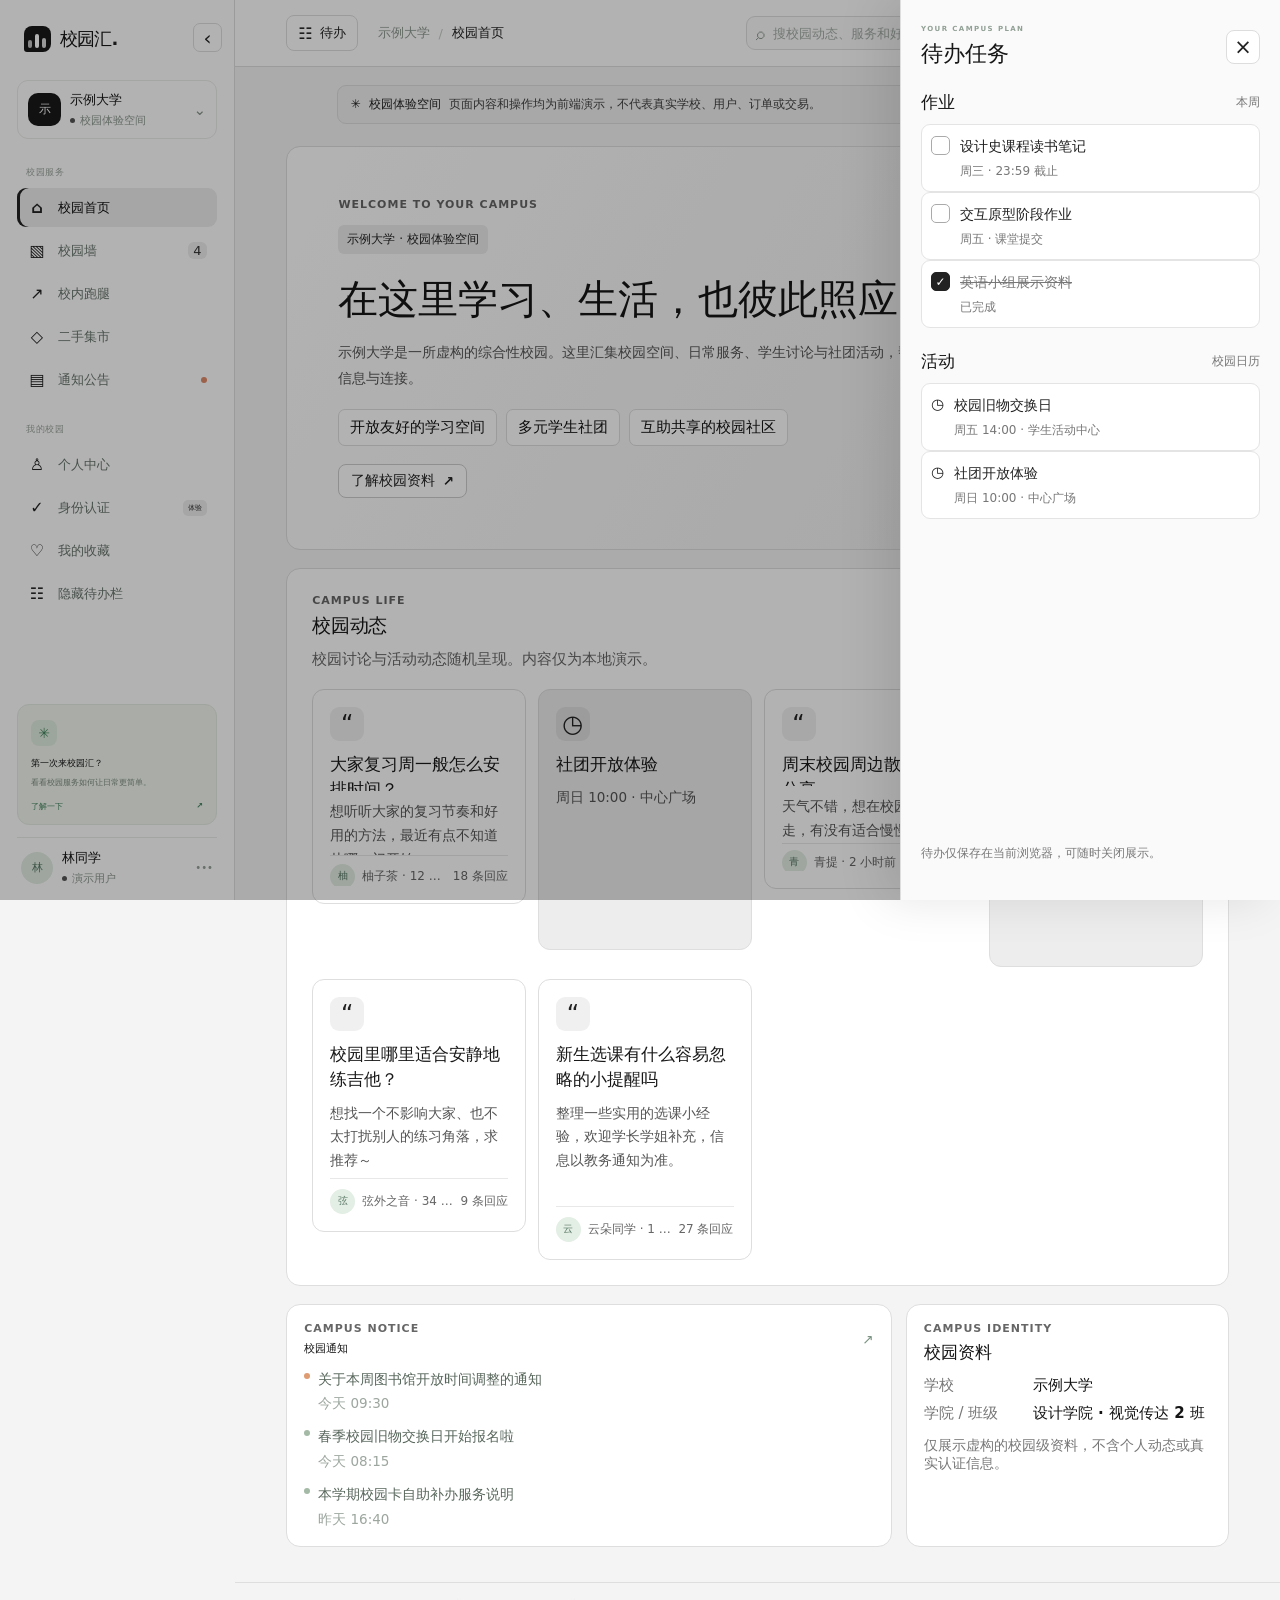
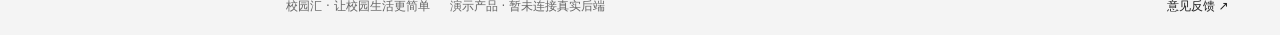
<file: index.html>
<!doctype html>
<html lang="zh-CN">
  <head>
    <meta charset="utf-8" />
    <meta name="viewport" content="width=device-width, initial-scale=1" />
    <meta name="theme-color" content="#f4f4f4" />
    <meta name="description" content="校园汇——连接同校同学的校园生活服务平台。发现校园动态、互助跑腿、二手好物与校园通知。" />
    <meta name="keywords" content="校园汇,校园生活,校园跑腿,校园二手,校园社区" />
    <title>校园汇 — 校园生活，一起汇</title>
    <link rel="stylesheet" href="./style.css" />
    <script src="./content.js" defer></script>
    <script src="./api.js" defer></script>
    <script src="./script.js" defer></script>
  </head>
  <body>
    <a class="skip-link" href="#main-content">跳到主要内容</a>
    <div class="app-frame">
      <aside class="sidebar" id="sidebar">
        <a class="brand" href="#/home" aria-label="校园汇首页">
          <span class="brand-icon" aria-hidden="true"><span></span><span></span><span></span></span>
          <span>校园汇<span class="brand-period">.</span></span>
        </a>
        <button class="nav-collapse-button" type="button" data-action="toggle-nav" aria-label="折叠导航栏" aria-controls="sidebar" aria-expanded="true"><span aria-hidden="true">‹</span></button>
        <button class="campus-switcher" type="button" data-action="campus-switch">
          <span class="campus-avatar">示</span><span class="campus-name"><strong>示例大学</strong><small><i></i> 校园体验空间</small></span><span class="chevron">⌄</span>
        </button>
        <div class="side-label">校园服务</div>
        <nav class="side-nav" aria-label="校园服务导航">
          <a href="#/home" data-route="home"><span class="nav-icon">⌂</span>校园首页</a>
          <a href="#/wall" data-route="wall"><span class="nav-icon">▧</span>校园墙<span class="nav-count" id="wall-count">4</span></a>
          <a href="#/errands" data-route="errands"><span class="nav-icon">↗</span>校内跑腿</a>
          <a href="#/market" data-route="market"><span class="nav-icon">◇</span>二手集市</a>
          <a href="#/notices" data-route="notices"><span class="nav-icon">▤</span>通知公告<span class="unread-dot" id="notice-dot"></span></a>
        </nav>
        <div class="side-label side-label-spaced">我的校园</div>
        <nav class="side-nav" aria-label="个人中心导航">
          <a href="#/profile" data-route="profile"><span class="nav-icon">♙</span>个人中心</a>
          <button type="button" class="side-link" data-action="verify"><span class="nav-icon">✓</span>身份认证<span class="side-tag">体验</span></button>
          <button type="button" class="side-link" data-action="saved"><span class="nav-icon">♡</span>我的收藏</button>
          <button type="button" class="side-link" data-action="toggle-tasks" aria-controls="task-rail" aria-expanded="true"><span class="nav-icon">☷</span><span data-task-toggle-label>隐藏待办栏</span></button>
        </nav>
        <div class="sidebar-bottom">
          <div class="help-card"><span class="help-spark">✳</span><strong>第一次来校园汇？</strong><p>看看校园服务如何让日常更简单。</p><button type="button" data-action="guide">了解一下 <span>↗</span></button></div>
          <button class="user-mini" type="button" data-action="profile-drawer" aria-label="打开用户资料"><span class="user-avatar">林</span><span><strong>林同学</strong><small><i></i> 演示用户</small></span><span class="user-more">•••</span></button>
        </div>
      </aside>

      <div class="mobile-backdrop" data-action="close-menu"></div>
      <div class="task-backdrop" data-action="close-tasks" aria-hidden="true"></div>
      <aside class="task-rail" id="task-rail" aria-label="待办任务栏" aria-hidden="true" inert>
        <div class="task-rail-heading"><div><p class="eyebrow">YOUR CAMPUS PLAN</p><h2>待办任务</h2></div><button type="button" class="task-close" data-action="toggle-tasks" aria-label="隐藏待办栏" aria-controls="task-rail">×</button></div>
        <div class="task-category">
          <div class="task-category-heading"><h3>作业</h3><span>本周</span></div>
          <div id="homework-list"></div>
        </div>
        <div class="task-category">
          <div class="task-category-heading"><h3>活动</h3><span>校园日历</span></div>
          <div id="activity-list"></div>
        </div>
        <p class="task-demo-note">待办仅保存在当前浏览器，可随时关闭展示。</p>
      </aside>
      <div class="main-column">
        <header class="topbar">
          <button class="mobile-menu" type="button" data-action="menu" aria-label="打开导航" aria-expanded="false"><span></span><span></span></button>
          <button class="task-open-button" type="button" data-action="toggle-tasks" aria-controls="task-rail" aria-expanded="true"><span aria-hidden="true">☷</span><span>待办</span></button>
          <div class="breadcrumb"><span>示例大学</span><b>/</b><strong id="current-page-name">校园首页</strong></div>
          <label class="global-search"><span aria-hidden="true">⌕</span><input id="global-search" type="search" placeholder="搜校园动态、服务和好物" aria-label="搜索校园动态、服务和好物" /><kbd>⌘ K</kbd></label>
          <button class="icon-button top-notice" type="button" data-route-link="notices" aria-label="查看通知"><span>♧</span><i id="top-notice-dot"></i></button>
          <button class="top-profile" type="button" data-action="profile-drawer" aria-label="打开用户资料"><span class="user-avatar">林</span><span>林同学</span><span class="chevron">⌄</span></button>
        </header>

        <main id="main-content" tabindex="-1">
          <div class="demo-banner"><span>✳</span><span><strong>校园体验空间</strong> 页面内容和操作均为前端演示，不代表真实学校、用户、订单或交易。</span><button type="button" aria-label="关闭提示" data-action="dismiss-banner">×</button></div>
          <div id="view-root" aria-live="polite"></div>
        </main>
        <footer class="page-footer"><span>校园汇 · 让校园生活更简单</span><span>演示产品 · 暂未连接真实后端</span><a href="mailto:hello@campushui.example">意见反馈 ↗</a></footer>
      </div>
    </div>

    <div class="profile-backdrop" data-action="close-profile" hidden></div>
    <aside class="profile-drawer" id="profile-drawer" aria-label="用户资料" aria-hidden="true" inert>
      <button type="button" class="profile-drawer-close" data-action="close-profile" aria-label="关闭用户资料">×</button>
      <div class="profile-drawer-user"><span class="user-avatar" data-profile-avatar>林</span><div><strong data-profile-name>林同学</strong><small>校园演示用户</small></div></div>
      <p class="eyebrow">CAMPUS IDENTITY</p>
      <h2>校园资料</h2>
      <div class="profile-school-info"><span>学校资料</span><strong data-profile-school>示例大学</strong><span>学院 / 班级</span><strong data-profile-class>设计学院 · 视觉传达 2 班</strong><span>身份状态</span><strong>演示账号，未验证真实身份</strong></div>
      <p class="profile-drawer-note">未完成学校认证前，仅展示学校和校级资料；请勿填写真实学籍信息。</p>
      <a class="button button-primary button-block" href="#/profile" data-action="close-profile">个人资料与设置</a>
    </aside>

    <div class="toast-region" id="toast-region" aria-live="polite" aria-atomic="true"></div>
    <dialog class="app-dialog" id="app-dialog" aria-labelledby="dialog-title">
      <form method="dialog" class="dialog-close-form"><button class="dialog-close" aria-label="关闭">×</button></form>
      <div id="dialog-content"></div>
    </dialog>
  </body>
</html>
</file>
<file: style.css>
:root {
  color-scheme: light;
  --ink: #25332c;
  --ink-soft: #56645c;
  --muted: #8a958d;
  --green: #348260;
  --green-dark: #286b4f;
  --green-pale: #e7f2e8;
  --paper: #f5f7f4;
  --surface: #fff;
  --line: #e9ede8;
  --shadow: 0 8px 24px rgb(34 58 42 / 5%);
  --radius: 16px;
  --font: "Inter", "Noto Sans SC", "Microsoft YaHei", system-ui, sans-serif;
  font-family: var(--font);
  font-synthesis: none;
  text-rendering: optimizeLegibility;
  -webkit-font-smoothing: antialiased;
}

* { box-sizing: border-box; }
body { min-width: 320px; margin: 0; color: var(--ink); background: var(--paper); font-size: 13px; }
button, input, select, textarea { font: inherit; }
button, a { -webkit-tap-highlight-color: transparent; }
button { color: inherit; }
a { color: inherit; text-decoration: none; }
button:focus-visible, a:focus-visible, input:focus-visible, select:focus-visible, textarea:focus-visible { outline: 3px solid rgb(70 150 107 / 32%); outline-offset: 2px; }
::selection { color: #173b2a; background: #dcefe0; }
.skip-link { position: fixed; z-index: 100; top: 9px; left: 9px; padding: 11px 15px; border-radius: 8px; color: white; background: #1f392c; transform: translateY(-150%); }
.skip-link:focus { transform: translateY(0); }
.app-frame { display: grid; min-height: 100vh; grid-template-columns: 235px minmax(0, 1fr); transition: grid-template-columns .34s cubic-bezier(.22, 1, .36, 1); }
.sidebar { position: sticky; z-index: 21; top: 0; display: flex; width: auto; height: 100vh; flex-direction: column; padding: 25px 17px 14px; overflow-y: auto; border-right: 1px solid #e8ece7; background: #fbfcfa; transition: padding .34s cubic-bezier(.22, 1, .36, 1), box-shadow .25s ease; }
.brand { display: inline-flex; width: fit-content; align-items: center; gap: 9px; margin: 1px 0 28px 7px; font-size: 18px; font-weight: 800; letter-spacing: -.8px; }
.brand-period { color: #47a579; }
.brand-icon { display: inline-flex; width: 27px; height: 26px; align-items: end; gap: 3px; padding: 4px; border-radius: 8px 8px 8px 3px; background: #378660; }
.brand-icon span { width: 4px; border-radius: 4px; background: white; }
.brand-icon span:nth-child(1) { height: 8px; opacity: .72; }
.brand-icon span:nth-child(2) { height: 14px; }
.brand-icon span:nth-child(3) { height: 10px; opacity: .84; }
.campus-switcher { display: flex; width: 100%; align-items: center; gap: 9px; padding: 10px; border: 1px solid #e9ede8; border-radius: 11px; background: white; text-align: left; cursor: pointer; transition: border-color .18s ease, box-shadow .18s ease; }
.campus-switcher:hover { border-color: #cbded0; box-shadow: var(--shadow); }
.campus-avatar { display: grid; width: 33px; height: 33px; flex: 0 0 33px; place-items: center; border-radius: 10px; color: #fff; background: #689d77; font-size: 12px; font-weight: 700; }
.campus-name, .user-mini > span:nth-child(2) { display: grid; min-width: 0; gap: 4px; }
.campus-name strong { font-size: 10px; }
.campus-name small, .user-mini small { display: flex; align-items: center; gap: 5px; color: #8d9990; font-size: 8px; }
.campus-name small i, .user-mini small i { width: 5px; height: 5px; border-radius: 50%; background: #69b380; }
.chevron { margin-left: auto; color: #87938a; }
.side-label { margin: 27px 0 9px 9px; color: #9aa49c; font-size: 9px; font-weight: 600; letter-spacing: .5px; }
.side-label-spaced { margin-top: 24px; }
.side-nav { display: grid; gap: 4px; }
.side-nav a, .side-link { position: relative; display: flex; min-height: 39px; align-items: center; gap: 11px; padding: 0 10px; border: 0; border-radius: 9px; color: #68756d; background: transparent; font-size: 10px; text-align: left; cursor: pointer; transition: color .18s ease, background .18s ease; }
.side-nav a:hover, .side-link:hover { color: #286b4f; background: #f0f5f0; }
.side-nav a.is-active { color: #2d7753; background: #eaf3ea; font-weight: 700; }
.nav-icon { display: grid; width: 20px; place-items: center; color: #8c998f; font-size: 16px; }
.side-nav a.is-active .nav-icon { color: #398461; }
.nav-count { display: grid; min-width: 19px; height: 17px; place-items: center; margin-left: auto; padding-inline: 4px; border-radius: 6px; color: #758177; background: #eef2ed; font-size: 8px; }
.nav-count[hidden], .unread-dot[hidden], #top-notice-dot[hidden] { display: none; }
.unread-dot { width: 6px; height: 6px; margin-left: auto; border-radius: 50%; background: #df8b68; }
.side-tag { margin-left: auto; padding: 3px 5px; border-radius: 5px; color: #7d8d7f; background: #edf2ed; font-size: 7px; }
.sidebar-bottom { margin-top: auto; }
.help-card { position: relative; padding: 15px 13px 12px; overflow: hidden; border: 1px solid #e5ece4; border-radius: 12px; background: #f1f6ef; }
.help-spark { display: grid; width: 26px; height: 26px; place-items: center; border-radius: 8px; color: #40845d; background: #e1eddf; font-size: 14px; }
.help-card > strong { display: block; margin-top: 11px; font-size: 9px; }
.help-card p { margin: 6px 0 11px; color: #7e8c80; font-size: 8px; line-height: 1.7; }
.help-card button { display: flex; width: 100%; justify-content: space-between; padding: 0; border: 0; color: #43835d; background: none; font-size: 8px; font-weight: 700; cursor: pointer; }
.user-mini { display: flex; width: 100%; align-items: center; gap: 9px; margin-top: 12px; padding: 11px 4px 0; border: 0; border-top: 1px solid #e8ece7; background: none; text-align: left; cursor: pointer; }
.user-avatar, .avatar { display: grid; flex: 0 0 auto; place-items: center; border-radius: 50%; color: #577764; background: #e3eee4; font-weight: 700; }
.user-avatar { width: 32px; height: 32px; font-size: 11px; }
.user-mini strong { font-size: 9px; }
.user-more { margin-left: auto; color: #96a199; font-size: 10px; }
.main-column { min-width: 0; grid-column: 2; grid-row: 1; }
.topbar { position: sticky; z-index: 8; top: 0; display: flex; height: 67px; align-items: center; gap: 20px; padding: 0 clamp(22px, 4vw, 58px); border-bottom: 1px solid #e9ede8; background: rgb(255 255 255 / 93%); backdrop-filter: blur(15px); }
.breadcrumb { display: flex; align-items: center; gap: 9px; color: #8e9990; font-size: 9px; white-space: nowrap; }
.breadcrumb b { color: #c5cdc6; font-weight: 400; }
.breadcrumb strong { color: #4b5c50; font-weight: 600; }
.global-search { display: flex; width: min(315px, 32vw); height: 34px; align-items: center; gap: 8px; margin-left: auto; padding: 0 9px; border: 1px solid #e9ede8; border-radius: 9px; color: #919d94; background: #fafbf9; }
.global-search > span { font-size: 17px; }
.global-search input { width: 100%; min-width: 0; padding: 0; border: 0; outline: 0; color: #3a4c40; background: transparent; font-size: 9px; }
.global-search input::placeholder { color: #a4ada6; }
.global-search kbd { flex: 0 0 auto; padding: 3px 5px; border: 1px solid #e8ede8; border-radius: 4px; color: #a0a9a2; background: white; font-family: inherit; font-size: 7px; }
.icon-button { position: relative; display: grid; width: 34px; height: 34px; flex: 0 0 auto; place-items: center; border: 1px solid #e9ede8; border-radius: 9px; color: #78857b; background: white; font-size: 16px; cursor: pointer; }
.icon-button i { position: absolute; top: 7px; right: 7px; width: 5px; height: 5px; border: 1px solid white; border-radius: 50%; background: #e28b68; }
.top-profile { display: flex; align-items: center; gap: 7px; padding: 0; border: 0; background: none; color: #55645b; font-size: 9px; cursor: pointer; }
.top-profile .user-avatar { width: 29px; height: 29px; font-size: 10px; }
.top-profile .chevron { margin-left: 1px; }
.mobile-menu { display: none; }
.demo-banner { display: flex; align-items: center; gap: 9px; margin: 18px clamp(22px, 4vw, 58px) 0; padding: 9px 12px; border: 1px solid #f0e8d7; border-radius: 9px; color: #806d4a; background: #fbf7ed; font-size: 8px; line-height: 1.6; }
.demo-banner > span:first-child { color: #c49d4f; font-size: 12px; }
.demo-banner strong { margin-right: 4px; color: #715b37; }
.demo-banner button { margin-left: auto; padding: 0 3px; border: 0; color: #9e8d6c; background: transparent; font-size: 15px; cursor: pointer; }
#main-content { min-height: calc(100vh - 110px); padding: 0 clamp(22px, 4vw, 58px) 35px; }
.page-footer { display: flex; align-items: center; gap: 20px; padding: 15px clamp(22px, 4vw, 58px) 20px; border-top: 1px solid #e9ede8; color: #96a098; font-size: 8px; }
.page-footer a { margin-left: auto; color: #62856d; }
.welcome-block { position: relative; display: flex; min-height: 214px; align-items: center; justify-content: space-between; margin-top: 23px; padding: 29px 34px; overflow: hidden; border: 1px solid #e5ece3; border-radius: 17px; background: linear-gradient(105deg, #f2f7ed 0%, #eef5e9 55%, #e4f0e5 100%); }
.welcome-block > div:first-child { position: relative; z-index: 1; }
.welcome-date { display: flex; align-items: center; gap: 7px; color: #879386; font-size: 8px; }
.date-sun { color: #d1a05c; font-size: 13px; }
.welcome-divider { color: #c5cfc4; }
.welcome-block h1 { margin: 15px 0 7px; color: #2d4234; font-size: clamp(24px, 2.5vw, 32px); letter-spacing: -1px; }
.wave { display: inline-block; margin-left: 4px; color: #63a477; font-size: 16px; }
.welcome-block p { margin: 0; color: #7c8b7d; font-size: 10px; }
.welcome-art { position: absolute; top: 0; right: 0; width: 43%; height: 100%; overflow: hidden; }
.art-sun { position: absolute; top: 32px; right: 28%; width: 68px; height: 68px; border-radius: 50%; background: #f1dcae; opacity: .75; }
.art-cloud { position: absolute; z-index: 1; width: 60px; height: 18px; border-radius: 20px; background: rgb(255 255 255 / 63%); }
.art-cloud::before, .art-cloud::after { position: absolute; bottom: 5px; width: 25px; height: 25px; border-radius: 50%; background: inherit; content: ""; }
.art-cloud::before { left: 10px; }
.art-cloud::after { right: 9px; width: 19px; height: 19px; }
.cloud-one { top: 53px; right: 54%; }
.cloud-two { top: 86px; right: 13%; transform: scale(.65); }
.art-hill { position: absolute; right: -3%; bottom: -73px; width: 112%; height: 145px; border-radius: 50% 50% 0 0; background: #b5d1ae; transform: rotate(-5deg); }
.hill-two { right: 24%; bottom: -94px; width: 98%; background: #8fb891; transform: rotate(9deg); }
.art-path { position: absolute; right: 13%; bottom: -49px; z-index: 1; width: 66px; height: 94px; border: 10px solid #e6d8b6; border-bottom: 0; border-radius: 50% 50% 0 0; transform: rotate(24deg); }
.welcome-art > span { position: absolute; z-index: 2; right: 19%; bottom: 24px; color: rgb(255 255 255 / 88%); font-size: 10px; font-weight: 700; line-height: 1.5; text-align: right; }
.welcome-art small { font-size: 7px; font-weight: 500; opacity: .85; }
.service-section { margin-top: 28px; }
.section-title-row, .panel-heading { display: flex; align-items: end; justify-content: space-between; gap: 12px; }
.eyebrow { margin: 0 0 6px; color: #91a095; font-size: 7px; font-weight: 700; letter-spacing: 1.4px; }
.section-title-row h2, .panel-heading h2 { margin: 0; color: #314438; font-size: 16px; letter-spacing: -.3px; }
.section-side-note { color: #99a49b; font-size: 8px; }
.section-side-note span { margin-left: 4px; color: #c5a45c; }
.service-grid { display: grid; grid-template-columns: repeat(3, minmax(0, 1fr)); gap: 10px; margin-top: 13px; }
.service-card { position: relative; min-height: 132px; padding: 13px 14px; border: 1px solid #e9ede8; border-radius: 12px; background: white; transition: transform .2s ease, border-color .2s ease, box-shadow .2s ease; }
.service-card:hover { border-color: #d3e4d4; box-shadow: var(--shadow); transform: translateY(-3px); }
.service-card-top { display: flex; align-items: center; justify-content: space-between; }
.service-icon { display: grid; width: 33px; height: 33px; place-items: center; border-radius: 10px; font-size: 16px; }
.service-mint, .topic-mint { color: #358761; background: #e5f3e7; }
.service-peach, .topic-peach { color: #c18753; background: #faf0e5; }
.service-blue, .topic-blue { color: #648abc; background: #eaf0f9; }
.service-lilac, .topic-lilac { color: #8975b6; background: #f0edf8; }
.service-yellow { color: #a98e49; background: #f7f2e3; }
.service-pink { color: #bc7484; background: #f8ecef; }
.service-badge { padding: 4px 6px; border-radius: 5px; color: #7f8e80; background: #f4f6f2; font-size: 7px; }
.service-card h3 { margin: 10px 0 4px; font-size: 10px; }
.service-card > p { margin: 0; color: #8d9890; font-size: 8px; }
.service-link { position: absolute; right: 13px; bottom: 12px; color: #609070; font-size: 7px; opacity: 0; transition: opacity .2s ease; }
.service-link i { margin-left: 4px; font-style: normal; }
.service-card:hover .service-link { opacity: 1; }
.home-columns { display: grid; grid-template-columns: minmax(0, 1.7fr) minmax(220px, .8fr); gap: 14px; margin-top: 22px; }
.home-main, .home-aside { display: grid; align-content: start; gap: 13px; }
.content-panel, .aside-panel { border: 1px solid #e9ede8; border-radius: 13px; background: white; }
.content-panel { padding: 16px; }
.panel-heading { align-items: center; }
.panel-heading h2 { font-size: 14px; }
.inline-link { color: #5e8c6b; font-size: 8px; font-weight: 600; white-space: nowrap; }
.inline-link span { margin-left: 5px; }
.feed-tabs, .filter-tabs { display: flex; align-items: center; gap: 5px; }
.feed-tabs { margin-top: 13px; padding-bottom: 9px; border-bottom: 1px solid #eef1ed; }
.feed-tabs button, .filter-tabs button { padding: 6px 9px; border: 0; border-radius: 6px; color: #859188; background: transparent; font-size: 8px; cursor: pointer; }
.feed-tabs button.is-selected, .filter-tabs button.is-selected { color: #367b55; background: #eaf3e9; font-weight: 700; }
.post-list { display: grid; }
.post-card { padding: 15px 1px 13px; border-bottom: 1px solid #eef1ed; }
.post-card:last-child { border-bottom: 0; }
.post-author { display: flex; align-items: center; gap: 8px; }
.avatar { width: 31px; height: 31px; font-size: 10px; }
.author-meta { display: grid; min-width: 0; gap: 4px; }
.author-meta strong { font-size: 9px; }
.author-meta small { overflow: hidden; color: #96a098; font-size: 7px; text-overflow: ellipsis; white-space: nowrap; }
.author-meta small i { margin-inline: 3px; color: #c4ccc5; font-style: normal; }
.verified-mark { display: inline-grid; width: 12px; height: 12px; place-items: center; margin-left: 4px; border-radius: 50%; color: #fff; background: #7aae83; font-size: 8px; font-style: normal; vertical-align: 1px; }
.post-category { margin-left: auto; padding: 4px 6px; border-radius: 5px; color: #718778; background: #f3f6f1; font-size: 7px; white-space: nowrap; }
.more-button { padding: 4px; border: 0; color: #a4ada6; background: transparent; letter-spacing: 2px; cursor: pointer; }
.post-copy { margin: 11px 0 10px 39px; color: #56645b; font-size: 9px; line-height: 1.85; }
.post-image { position: relative; height: 145px; margin-left: 39px; overflow: hidden; border-radius: 9px; }
.photo-sun { background: linear-gradient(165deg, #dbedee 0 38%, #eee5c8 38% 49%, #b7c9a8 49% 100%); }
.photo-sun::before { position: absolute; top: 19px; left: 55%; width: 35px; height: 35px; border-radius: 50%; background: #f3ce87; box-shadow: 0 0 0 14px rgb(243 206 135 / 19%); content: ""; }
.photo-sun::after { position: absolute; right: 9%; bottom: -62px; left: 8%; height: 133px; border-radius: 50%; background: rgb(84 132 91 / 62%); content: ""; transform: rotate(-7deg); }
.image-caption { position: absolute; z-index: 1; right: 9px; bottom: 8px; padding: 5px 7px; border-radius: 5px; color: white; background: rgb(39 63 47 / 52%); font-size: 7px; }
.post-actions { display: flex; align-items: center; gap: 17px; margin: 11px 0 0 39px; }
.post-actions button { display: flex; align-items: center; gap: 4px; padding: 0; border: 0; color: #95a098; background: transparent; font-size: 7px; cursor: pointer; }
.post-actions button span { font-size: 12px; }
.post-actions button.is-liked { color: #d87978; }
.empty-state { display: grid; justify-items: center; gap: 7px; padding: 34px 15px; text-align: center; }
.empty-state > span { display: grid; width: 37px; height: 37px; place-items: center; border-radius: 12px; color: #4e8a65; background: #e9f3e9; font-size: 18px; }
.empty-state strong { font-size: 10px; }
.empty-state p { margin: 0; color: #8b978e; font-size: 8px; }
.empty-inline { padding: 17px 0; color: #8b978e; font-size: 8px; text-align: center; }
.mini-list-panel { padding-bottom: 6px; }
.mini-errand-list { margin-top: 12px; }
.mini-errand { display: flex; align-items: center; gap: 8px; padding: 9px 0; border-top: 1px solid #eff2ee; }
.avatar-small { width: 25px; height: 25px; font-size: 8px; }
.mini-errand > div { display: grid; min-width: 0; flex: 1; gap: 4px; }
.mini-errand strong { overflow: hidden; font-size: 8px; text-overflow: ellipsis; white-space: nowrap; }
.mini-errand small { color: #929e95; font-size: 7px; }
.mini-errand > b { color: #54906a; font-size: 9px; }
.trust-panel { position: relative; min-height: 167px; padding: 15px; overflow: hidden; background: linear-gradient(140deg, #edf5e9, #f5f7ef); }
.trust-panel-top { display: flex; align-items: center; justify-content: space-between; }
.trust-symbol { display: grid; width: 28px; height: 28px; place-items: center; border-radius: 9px; color: #478460; background: #dcebdc; font-size: 12px; font-weight: 700; }
.demo-tag { padding: 4px 6px; border-radius: 5px; color: #78876f; background: rgb(255 255 255 / 64%); font-size: 7px; }
.trust-panel h3 { position: relative; z-index: 1; margin: 12px 0 5px; font-size: 11px; }
.trust-panel p { position: relative; z-index: 1; max-width: 175px; margin: 0; color: #7e8d7d; font-size: 8px; line-height: 1.7; }
.text-button { position: relative; z-index: 1; margin-top: 11px; padding: 0; border: 0; color: #438260; background: none; font-size: 8px; font-weight: 700; cursor: pointer; }
.text-button span { margin-left: 5px; }
.trust-decoration { position: absolute; right: -3px; bottom: -8px; color: rgb(93 141 93 / 8%); font-size: 20px; font-weight: 800; letter-spacing: 1px; line-height: .9; text-align: right; transform: rotate(-10deg); }
.announcement-panel, .market-preview { padding: 14px; }
.aside-panel-heading { display: flex; align-items: center; justify-content: space-between; }
.aside-panel-heading h3 { margin: 0; font-size: 11px; }
.aside-panel-heading > a { color: #799181; font-size: 10px; }
.announcement-item { display: flex; align-items: flex-start; gap: 8px; margin-top: 13px; }
.announcement-dot { width: 6px; height: 6px; flex: 0 0 6px; margin-top: 4px; border-radius: 50%; background: #a4b9a6; }
.dot-important { background: #df9b72; }
.announcement-item > span:last-child { display: grid; gap: 5px; }
.announcement-item strong { display: -webkit-box; overflow: hidden; color: #57665b; font-size: 8px; line-height: 1.6; -webkit-box-orient: vertical; -webkit-line-clamp: 2; }
.announcement-item small { color: #9ca69e; font-size: 7px; }
.market-preview-grid { display: grid; gap: 10px; margin-top: 12px; }
.market-preview-item { display: flex; align-items: center; gap: 8px; }
.preview-product { display: grid; width: 36px; height: 36px; flex: 0 0 36px; place-items: center; border-radius: 8px; font-size: 16px; }
.market-preview-item > span:last-child { display: grid; min-width: 0; gap: 5px; }
.market-preview-item strong { overflow: hidden; font-size: 8px; text-overflow: ellipsis; white-space: nowrap; }
.market-preview-item small { color: #87968b; font-size: 7px; }
.book-cover { color: #5b7c52; background: linear-gradient(135deg, #e7edcc, #cad7a6); }
.lamp-cover { color: #ba8c4f; background: linear-gradient(135deg, #fbefda, #eed9b0); }
.camera-cover { color: #6b7495; background: linear-gradient(135deg, #e7eafa, #cbd0e4); }
.plant-cover { color: #5e9063; background: linear-gradient(135deg, #e5f0df, #b9d4ae); }
.notes-cover { color: #8d7080; background: linear-gradient(135deg, #f4e9ed, #e6d0d8); }
.keyboard-cover { color: #637e94; background: linear-gradient(135deg, #e2edf1, #bfd1d8); }
.side-note { padding: 0 3px; color: #8c9a8d; font-size: 8px; }
.side-note span { float: right; color: #76a17d; font-size: 12px; }
.view-heading { display: flex; align-items: end; justify-content: space-between; gap: 16px; margin: 26px 0 19px; }
.view-heading .eyebrow { margin-bottom: 7px; }
.view-heading h1 { margin: 0; color: #304438; font-size: 25px; letter-spacing: -.8px; }
.view-heading h1 .heading-emoji { margin-left: 3px; color: #7aaa83; font-size: 18px; }
.view-heading > div > p:last-child { max-width: 640px; margin: 7px 0 0; color: #829087; font-size: 9px; line-height: 1.8; }
.button { display: inline-flex; min-height: 34px; align-items: center; justify-content: center; gap: 7px; padding: 0 12px; border: 1px solid transparent; border-radius: 8px; font-size: 9px; font-weight: 600; cursor: pointer; transition: transform .16s ease, background .16s ease, box-shadow .16s ease; }
.button:hover { transform: translateY(-1px); }
.button-primary { color: #fff; background: #38845e; box-shadow: 0 4px 10px rgb(49 122 84 / 13%); }
.button-primary:hover { background: #2e7552; box-shadow: 0 7px 16px rgb(49 122 84 / 20%); }
.button-primary > span { font-size: 15px; }
.button-small { min-height: 27px; margin-left: auto; padding-inline: 10px; border-color: #dceade; color: #47845e; background: #eff6ef; font-size: 8px; white-space: nowrap; }
.button-small:hover { background: #e2f0e3; }
.button-outline { border-color: #dfe8df; color: #588066; background: #fff; }
.button-outline:hover { background: #f2f7f1; }
.button-tiny { min-height: 25px; padding-inline: 9px; font-size: 7px; }
.button-joined { border-color: #e3ebe3; color: #87938a; background: #f4f6f3; }
.button-block { width: 100%; }
.wall-layout, .page-with-aside, .notice-layout { display: grid; grid-template-columns: minmax(0, 1fr) 235px; align-items: start; gap: 14px; }
.wall-feed { padding: 0 17px; }
.wall-toolbar, .list-toolbar, .market-toolbar { display: flex; align-items: center; justify-content: space-between; gap: 10px; }
.wall-toolbar { min-height: 47px; border-bottom: 1px solid #edf1ed; }
.sort-select { padding: 6px 0 6px 8px; border: 0; color: #89958c; background: none; font-size: 8px; cursor: pointer; white-space: nowrap; }
.wall-feed .post-card { padding-block: 16px; }
.wall-feed .post-copy { font-size: 9px; }
.list-end { padding: 16px 0; color: #9ca69f; font-size: 7px; text-align: center; }
.wall-aside, .page-aside, .notice-sidebar { display: grid; gap: 12px; }
.wall-guideline { padding: 16px; background: #f0f5ec; }
.guideline-icon { display: grid; width: 32px; height: 32px; place-items: center; border-radius: 10px; color: #48835e; background: #e1ede0; font-size: 14px; }
.wall-guideline .eyebrow { margin-top: 13px; }
.wall-guideline h3 { margin: 0; color: #344a39; font-size: 17px; line-height: 1.55; }
.wall-guideline > p:not(.eyebrow) { color: #7d8c7f; font-size: 8px; line-height: 1.8; }
.wall-topics { display: grid; gap: 12px; padding: 14px; }
.wall-topics .aside-panel-heading h3 { font-size: 10px; }
.wall-topics .aside-panel-heading a { font-size: 7px; }
.wall-topics > a { color: #718077; font-size: 8px; }
.errand-info-strip { display: flex; align-items: center; gap: 11px; margin-bottom: 15px; padding: 13px 15px; border: 1px solid #e6ede2; border-radius: 11px; background: #f0f5eb; }
.strip-icon { display: grid; width: 29px; height: 29px; flex: 0 0 29px; place-items: center; border-radius: 9px; color: #548363; background: #e2ecdd; }
.errand-info-strip > span:nth-child(2) { display: grid; gap: 4px; }
.errand-info-strip strong { color: #506a52; font-size: 9px; }
.errand-info-strip small { color: #849184; font-size: 7px; }
.strip-flower { margin-left: auto; color: #99b18d; font-size: 21px; }
.list-toolbar { margin-bottom: 10px; }
.list-toolbar > span { color: #8c9890; font-size: 8px; }
.errand-list { display: grid; gap: 10px; }
.errand-card { padding: 15px; border: 1px solid #e9ede8; border-radius: 12px; background: white; transition: border-color .18s ease, box-shadow .18s ease; }
.errand-card:hover { border-color: #d7e5d8; box-shadow: var(--shadow); }
.errand-card-heading { display: flex; align-items: center; gap: 8px; }
.type-pill { padding: 4px 7px; border-radius: 5px; font-size: 7px; }
.type-mint { color: #4e8760; background: #eaf3e7; }
.type-peach { color: #ad8056; background: #f8efe4; }
.type-blue { color: #6483a5; background: #edf1f6; }
.time-text { color: #a0aaa2; font-size: 7px; }
.errand-card h3 { margin: 10px 0 5px; font-size: 11px; }
.errand-detail { margin: 0; color: #7e8a81; font-size: 8px; line-height: 1.75; }
.errand-route { display: grid; gap: 7px; margin: 13px 0; padding: 10px 11px; border-radius: 8px; background: #f7f9f6; }
.errand-route > div { display: flex; align-items: center; gap: 8px; color: #738177; font-size: 8px; }
.route-dot { width: 7px; height: 7px; border: 1px solid #78a17c; border-radius: 50%; background: white; }
.route-end { border-color: #d29a6f; border-radius: 2px; transform: rotate(45deg); }
.errand-card-bottom { display: flex; align-items: center; gap: 8px; padding-top: 10px; border-top: 1px solid #edf0ec; }
.errand-owner { display: flex; align-items: center; gap: 5px; color: #79867c; font-size: 8px; }
.avatar-small + .verified-mark { margin-left: -3px; }
.reward { margin-left: auto; color: #39835b; font-size: 13px; }
.reward small { color: #98a299; font-size: 7px; font-weight: 400; }
.status-done { margin-left: auto; color: #86938a; font-size: 8px; }
.helper-card { position: relative; padding: 17px; overflow: hidden; background: #f3f6eb; }
.helper-illustration { display: grid; width: 38px; height: 38px; place-items: center; border-radius: 12px; color: #b18a4a; background: #f2e9d2; font-size: 22px; }
.helper-card .eyebrow { margin-top: 14px; }
.helper-card h3 { margin: 0; color: #3c4e3d; font-size: 19px; line-height: 1.5; }
.helper-card > p:not(.eyebrow) { color: #849082; font-size: 8px; line-height: 1.8; }
.helper-card .button { margin-top: 5px; }
.safe-note { display: flex; align-items: flex-start; gap: 8px; padding: 12px; background: #faf9f4; }
.safe-note > span { display: grid; width: 21px; height: 21px; flex: 0 0 21px; place-items: center; border-radius: 7px; color: #b28c4d; background: #f6efdc; font-size: 9px; }
.safe-note strong { font-size: 8px; }
.safe-note p { margin: 5px 0 0; color: #909185; font-size: 7px; line-height: 1.7; }
.market-hero { position: relative; display: flex; min-height: 184px; align-items: center; padding: 23px 28px; overflow: hidden; border: 1px solid #efe9dd; border-radius: 14px; background: linear-gradient(115deg, #f8f3e9, #fbf7ef 65%, #f3eadb); }
.market-hero > div:first-child { position: relative; z-index: 1; }
.market-hero-kicker { color: #a18a61; font-size: 7px; font-weight: 700; letter-spacing: 1.4px; }
.market-hero h2 { margin: 10px 0 5px; color: #514936; font-size: 21px; letter-spacing: -.5px; line-height: 1.45; }
.market-hero h2 em { color: #9f8051; font-style: normal; }
.market-hero p { margin: 0; color: #89806e; font-size: 8px; }
.market-hero-button { margin-top: 13px; padding: 7px 10px; border: 0; border-radius: 7px; color: #725e3c; background: #eee3cf; font-size: 8px; cursor: pointer; }
.market-hero-button span { margin-left: 6px; }
.market-hero-art { position: absolute; top: 0; right: 4%; width: 260px; height: 100%; }
.art-book { position: absolute; top: 32px; right: 47%; display: grid; width: 75px; height: 103px; place-items: center; border: 5px solid #fff9ef; border-radius: 4px 10px 10px 4px; color: #6d7654; background: #cfd6af; box-shadow: 4px 8px 16px rgb(102 85 48 / 12%); font-size: 23px; font-weight: 700; transform: rotate(-8deg); }
.art-pot { position: absolute; right: 21%; bottom: 28px; display: grid; width: 56px; height: 64px; place-items: center; border-radius: 8px 8px 18px 18px; color: #50714c; background: #cfdbb7; font-size: 27px; }
.art-star { position: absolute; top: 26px; right: 18%; color: #c9a868; font-size: 19px; }
.art-scribble { position: absolute; right: 1%; bottom: 18px; color: #aa9368; font-size: 8px; font-weight: 700; letter-spacing: 2px; line-height: 1.2; transform: rotate(8deg); }
.market-toolbar { margin-block: 17px 13px; }
.market-sort { color: #89958c; font-size: 8px; white-space: nowrap; }
.listing-grid { display: grid; grid-template-columns: repeat(3, minmax(0, 1fr)); gap: 13px; }
.listing-card { overflow: hidden; border: 1px solid #e9ede8; border-radius: 11px; background: #fff; transition: transform .2s ease, box-shadow .2s ease; }
.listing-card:hover { box-shadow: var(--shadow); transform: translateY(-3px); }
.listing-visual { position: relative; display: grid; min-height: 142px; place-items: center; }
.listing-emoji { color: inherit; font-size: 43px; filter: drop-shadow(0 5px 5px rgb(40 55 40 / 12%)); }
.condition-pill { position: absolute; bottom: 9px; left: 9px; padding: 4px 6px; border-radius: 5px; color: #667561; background: rgb(255 255 255 / 82%); font-size: 7px; }
.favorite-button { position: absolute; top: 8px; right: 8px; display: grid; width: 26px; height: 26px; place-items: center; border: 1px solid rgb(255 255 255 / 75%); border-radius: 50%; color: #7f8a7e; background: rgb(255 255 255 / 82%); font-size: 13px; cursor: pointer; }
.favorite-button.is-saved { color: #d47578; }
.listing-info { padding: 11px 11px 9px; }
.listing-category { color: #8e9b90; font-size: 7px; }
.listing-info h3 { overflow: hidden; margin: 5px 0 7px; font-size: 9px; text-overflow: ellipsis; white-space: nowrap; }
.listing-price { color: #4a8059; font-size: 13px; font-weight: 700; }
.listing-price del { margin-left: 6px; color: #a7afa8; font-size: 7px; font-weight: 400; }
.seller-row { display: flex; align-items: center; gap: 5px; margin-top: 9px; padding-top: 8px; border-top: 1px solid #eff1ed; color: #8f9991; font-size: 7px; }
.avatar-tiny { width: 19px; height: 19px; font-size: 7px; }
.seller-row > span:nth-child(2) { overflow: hidden; text-overflow: ellipsis; white-space: nowrap; }
.seller-row i { margin-inline: 2px; color: #bcc4bc; font-style: normal; }
.seller-row button { margin-left: auto; padding: 4px 6px; border: 0; border-radius: 5px; color: #568164; background: #edf4ec; font-size: 7px; cursor: pointer; }
.market-safety { display: flex; align-items: flex-start; gap: 8px; margin-top: 15px; padding: 11px 13px; border-radius: 9px; color: #849083; background: #f1f5ed; }
.market-safety > span { color: #628762; }
.market-safety p { margin: 0; font-size: 8px; line-height: 1.7; }
.market-safety strong { margin-right: 5px; color: #63765d; }
.empty-wide { grid-column: 1 / -1; min-height: 230px; border: 1px dashed #dfe7df; border-radius: 12px; background: #fff; }
.notice-layout { grid-template-columns: minmax(0, 1fr) 230px; }
.notice-overview { display: flex; align-items: center; gap: 10px; padding: 15px; border: 1px solid #e9eee8; border-radius: 11px; background: #f9fbf8; }
.notice-overview-icon { display: grid; width: 33px; height: 33px; place-items: center; border-radius: 10px; color: #678c70; background: #e9f1e6; font-size: 15px; }
.notice-overview > div { display: grid; gap: 5px; }
.notice-overview strong { font-size: 9px; }
.notice-overview small { color: #909b92; font-size: 7px; }
.notice-count { margin-left: auto; color: #748676; font-size: 8px; }
.notice-list { display: grid; gap: 9px; margin-top: 11px; }
.notice-card { display: flex; align-items: flex-start; gap: 10px; padding: 14px; border: 1px solid #e9ede8; border-radius: 11px; background: white; }
.notice-card.notice-read { background: #fbfcfa; }
.notice-icon { display: grid; width: 29px; height: 29px; flex: 0 0 29px; place-items: center; border-radius: 9px; color: #6b8c71; background: #eaf2e7; font-size: 12px; }
.notice-icon-warm { color: #b88450; background: #f7eee0; }
.notice-copy { min-width: 0; flex: 1; }
.notice-meta { display: flex; align-items: center; gap: 6px; color: #8d9a90; font-size: 7px; }
.notice-meta time { margin-left: auto; white-space: nowrap; }
.important-label { padding: 3px 5px; border-radius: 4px; color: #b57851; background: #fbf0e5; }
.notice-copy h3 { margin: 8px 0 5px; font-size: 10px; line-height: 1.6; }
.notice-copy > p { margin: 0; color: #7e8c82; font-size: 8px; line-height: 1.75; }
.notice-card > .button { align-self: center; }
.read-label { align-self: center; color: #a1aaa3; font-size: 7px; white-space: nowrap; }
.notice-calendar { padding: 15px; }
.notice-calendar .eyebrow { margin-bottom: 5px; }
.notice-calendar h3 { margin: 0 0 15px; font-size: 11px; }
.calendar-event { display: flex; align-items: center; gap: 9px; margin-top: 11px; }
.calendar-event > span { display: grid; width: 33px; height: 39px; flex: 0 0 33px; place-content: center; border-radius: 8px; color: #56825d; background: #ebf2e7; text-align: center; }
.calendar-event > span small { font-size: 6px; }
.calendar-event > span strong { font-size: 12px; }
.calendar-event .calendar-day-blue { color: #6984a2; background: #edf1f6; }
.calendar-event p { display: grid; gap: 5px; margin: 0; }
.calendar-event p strong { font-size: 8px; }
.calendar-event p small { color: #929d94; font-size: 7px; }
.notice-calendar .text-button { margin-top: 16px; }
.notice-tip { display: flex; gap: 8px; padding: 12px; color: #8c845f; background: #f7f5eb; }
.notice-tip > span { color: #bb9e5e; }
.notice-tip p { margin: 0; font-size: 7px; line-height: 1.8; }
.notice-tip strong { color: #786d4d; }
.community-banner { position: relative; display: flex; min-height: 205px; align-items: center; padding: 23px 28px; overflow: hidden; border: 1px solid #e9e8df; border-radius: 14px; background: linear-gradient(110deg, #f1f3e8, #f4f4e9 54%, #edf0dc); }
.community-banner > div:first-child { position: relative; z-index: 1; }
.community-kicker { color: #899169; font-size: 7px; font-weight: 700; letter-spacing: 1.4px; }
.community-banner h2 { margin: 10px 0 6px; color: #414a35; font-size: 21px; line-height: 1.45; }
.community-banner p { color: #838975; font-size: 8px; }
.community-join-all { margin-top: 9px; padding: 7px 10px; border: 0; border-radius: 7px; color: #667447; background: #e5e8d5; font-size: 8px; cursor: pointer; }
.community-join-all span { margin-left: 6px; }
.community-illustration { position: absolute; top: 0; right: 5%; width: 260px; height: 100%; }
.community-circle { position: absolute; display: grid; width: 46px; height: 46px; place-items: center; border: 4px solid rgb(255 255 255 / 75%); border-radius: 50%; color: #6d856a; background: #dce7d4; box-shadow: 0 8px 17px rgb(70 88 58 / 8%); font-size: 17px; }
.circle-a { top: 29px; left: 18%; transform: rotate(-9deg); }
.circle-b { right: 23%; bottom: 25px; color: #9b795c; background: #f0e3d1; }
.circle-c { top: 22px; right: 9%; color: #79829a; background: #e4e5ef; }
.community-center { position: absolute; top: 50%; left: 48%; display: grid; width: 78px; height: 78px; place-content: center; border: 1px solid rgb(255 255 255 / 80%); border-radius: 50%; color: #73835d; background: rgb(255 255 255 / 62%); font-size: 12px; font-weight: 700; line-height: 1.35; text-align: center; transform: translate(-50%, -50%); }
.community-title { margin-top: 24px; }
.topic-grid { display: grid; grid-template-columns: repeat(2, minmax(0, 1fr)); gap: 12px; }
.topic-card { padding: 16px; border: 1px solid #e9ede8; border-radius: 12px; background: white; transition: transform .18s ease, box-shadow .18s ease; }
.topic-card:hover { box-shadow: var(--shadow); transform: translateY(-2px); }
.topic-card-top { display: flex; align-items: center; justify-content: space-between; }
.topic-icon { display: grid; width: 34px; height: 34px; place-items: center; border-radius: 10px; font-size: 15px; }
.topic-category { color: #8a968c; font-size: 7px; }
.topic-card h3 { margin: 13px 0 6px; font-size: 10px; }
.topic-card > p { min-height: 30px; margin: 0; color: #859187; font-size: 8px; line-height: 1.7; }
.topic-footer { display: flex; align-items: center; gap: 8px; margin-top: 13px; padding-top: 10px; border-top: 1px solid #eff1ed; }
.topic-footer > span { color: #8a968d; font-size: 7px; }
.topic-footer > span i { margin-inline: 3px; color: #c1c9c1; font-style: normal; }
.topic-footer .button { margin-left: auto; }
.community-values { display: flex; align-items: center; gap: 8px; margin-top: 14px; padding: 11px 13px; border-radius: 9px; color: #7d8c80; background: #f0f4eb; }
.community-values > span { color: #7ea181; font-size: 14px; }
.community-values p { margin: 0; font-size: 8px; line-height: 1.7; }
.community-values strong { color: #5b765c; }
.forum-banner, .friends-banner { position: relative; display: flex; min-height: 170px; align-items: center; padding: 22px 25px; overflow: hidden; border: 1px solid #e4ebe2; border-radius: 13px; background: linear-gradient(110deg, #eff4e9, #f4f5e9 64%, #e8f0e2); }
.forum-banner > div:first-child, .friends-banner > div:first-child { position: relative; z-index: 1; }
.forum-banner h2, .friends-banner h2 { margin: 10px 0 5px; color: #3f513d; font-size: 19px; line-height: 1.45; }
.forum-banner p, .friends-banner p { margin: 0; color: #829080; font-size: 8px; }
.forum-banner-art { position: absolute; top: 0; right: 9%; display: grid; width: 170px; height: 100%; place-items: center; }
.forum-banner-art > span { display: grid; width: 76px; height: 76px; place-items: center; border: 1px solid rgb(255 255 255 / 86%); border-radius: 50%; color: #81976c; background: rgb(255 255 255 / 65%); box-shadow: 0 9px 24px rgb(59 78 48 / 8%); font-size: 34px; font-weight: 500; }
.forum-banner-art > i { position: absolute; right: 15px; bottom: 26px; color: #91a780; font-size: 26px; font-style: normal; transform: rotate(14deg); }
.forum-toolbar { display: flex; align-items: center; justify-content: space-between; margin-block: 14px 10px; }
.forum-toolbar > span { color: #8b978e; font-size: 8px; }
.forum-thread-list { padding: 0 15px; }
.forum-thread { display: flex; gap: 12px; padding: 15px 1px; border-bottom: 1px solid #edf0ec; }
.forum-thread:last-child { border-bottom: 0; }
.thread-votes { display: grid; width: 34px; height: 45px; flex: 0 0 34px; align-content: center; justify-items: center; gap: 2px; border-radius: 8px; color: #63826b; background: #f1f5ef; }
.thread-votes > span { font-size: 12px; }
.thread-votes strong { font-size: 8px; }
.thread-votes small { color: #96a297; font-size: 6px; }
.thread-body { min-width: 0; flex: 1; }
.thread-labels { display: flex; gap: 5px; }
.thread-category, .pinned-tag { padding: 3px 6px; border-radius: 4px; color: #738978; background: #f0f4ed; font-size: 6px; }
.pinned-tag { color: #9b7a4d; background: #f8f1e4; }
.thread-body h3 { margin: 7px 0 4px; font-size: 10px; line-height: 1.6; }
.thread-body > p { margin: 0; color: #7f8c83; font-size: 8px; line-height: 1.7; }
.thread-meta { display: flex; align-items: center; gap: 5px; margin-top: 9px; color: #98a198; font-size: 7px; }
.thread-replies { margin-left: auto; white-space: nowrap; }
.forum-rules { padding: 15px; background: #f1f5ec; }
.forum-rules .eyebrow { margin-top: 13px; }
.forum-rules h3 { margin: 0; color: #3d513f; font-size: 17px; line-height: 1.5; }
.forum-rules > p:not(.eyebrow) { color: #7e8c7e; font-size: 8px; line-height: 1.8; }
.friends-banner { min-height: 160px; background: linear-gradient(110deg, #f7f0eb, #f7f2ee 58%, #f0e8e1); }
.friends-banner h2 { color: #54433d; }
.friends-banner .community-kicker { color: #9c8377; font-size: 7px; font-weight: 700; letter-spacing: 1.3px; }
.friends-banner-mark { position: absolute; top: 50%; right: 15%; display: grid; width: 85px; height: 85px; place-items: center; border: 1px solid rgb(255 255 255 / 78%); border-radius: 50%; color: #ba8b81; background: rgb(255 255 255 / 58%); box-shadow: 0 8px 26px rgb(114 74 59 / 8%); font-size: 41px; transform: translateY(-50%) rotate(-8deg); }
.friends-title { margin-top: 22px; }
.friend-grid { display: grid; grid-template-columns: repeat(2, minmax(0, 1fr)); gap: 12px; }
.friend-card { padding: 15px; border: 1px solid #e9ede8; border-radius: 12px; background: #fff; transition: transform .18s ease, box-shadow .18s ease; }
.friend-card:hover { box-shadow: var(--shadow); transform: translateY(-2px); }
.friend-card-top { display: flex; align-items: center; justify-content: space-between; }
.friend-avatar { display: grid; width: 39px; height: 39px; place-items: center; border: 1px solid #e4ede3; border-radius: 50%; color: #617e61; background: #eaf1e6; font-size: 13px; font-weight: 700; }
.friend-card:nth-child(2) .friend-avatar { color: #a57e55; background: #f7eee0; }
.friend-card:nth-child(3) .friend-avatar { color: #7380a0; background: #eaedf5; }
.friend-card:nth-child(4) .friend-avatar { color: #96758a; background: #f3eaf0; }
.friend-presence { padding: 4px 6px; border-radius: 5px; color: #8a958b; background: #f3f5f2; font-size: 6px; }
.friend-presence.is-online { color: #54805c; background: #eaf2e7; }
.friend-card h3 { margin: 11px 0 4px; font-size: 10px; }
.friend-card h3 small { margin-left: 5px; color: #929d94; font-size: 7px; font-weight: 400; }
.friend-school { margin: 0; color: #8f9b91; font-size: 7px; }
.friend-bio { min-height: 28px; margin: 8px 0; color: #718077; font-size: 8px; line-height: 1.7; }
.friend-interests { display: flex; flex-wrap: wrap; gap: 4px; }
.friend-interests span { padding: 4px 6px; border-radius: 5px; color: #77877a; background: #f2f5f0; font-size: 6px; }
.friend-actions { display: flex; gap: 7px; margin-top: 12px; padding-top: 9px; border-top: 1px solid #eff1ed; }
.friend-actions .button-small { margin-left: auto; }
.profile-cover { position: relative; height: 130px; margin-top: 22px; overflow: hidden; border-radius: 14px; background: linear-gradient(110deg, #deebdc, #eaf0df 55%, #e2ebd9); }
.cover-label { position: absolute; top: 17px; right: 19px; color: rgb(76 111 77 / 56%); font-size: 7px; font-weight: 700; letter-spacing: 1.3px; }
.cover-shape { position: absolute; right: -20px; bottom: -120px; width: 410px; height: 210px; border: 1px solid rgb(97 139 91 / 20%); border-radius: 50%; transform: rotate(-10deg); }
.cover-shape-two { right: 17%; bottom: -146px; width: 300px; border-color: rgb(255 255 255 / 55%); }
.profile-header { position: relative; display: flex; align-items: center; gap: 13px; margin: -33px 17px 15px; }
.profile-avatar { display: grid; width: 66px; height: 66px; flex: 0 0 66px; place-items: center; border: 4px solid var(--paper); border-radius: 50%; color: #56775d; background: #dcebdd; font-size: 22px; font-weight: 700; }
.profile-identity { min-width: 0; }
.profile-identity h1 { margin: 0 0 5px; font-size: 16px; }
.profile-identity p { margin: 0 0 5px; color: #77867b; font-size: 8px; }
.profile-identity p i { margin-inline: 3px; color: #b7c1b8; font-style: normal; }
.profile-identity > small { color: #909a91; font-size: 7px; }
.profile-verified { margin-left: 7px; padding: 4px 6px; border-radius: 5px; color: #54835f; background: #e4efe2; font-size: 7px; vertical-align: 2px; }
.profile-header > .button { margin-left: auto; }
.profile-layout { display: grid; grid-template-columns: minmax(0, 1fr) 235px; align-items: start; gap: 13px; }
.profile-main, .profile-aside { display: grid; gap: 12px; }
.profile-stats { display: grid; grid-template-columns: repeat(4, 1fr); padding: 13px; border: 1px solid #e9ede8; border-radius: 11px; background: white; }
.profile-stats > div { display: grid; justify-items: center; gap: 5px; border-right: 1px solid #edf0ec; }
.profile-stats > div:last-child { border: 0; }
.profile-stats strong { color: #4d7e5b; font-size: 16px; }
.profile-stats span { color: #8d9990; font-size: 7px; }
.profile-activity, .profile-favorites { padding: 15px; }
.profile-empty { display: grid; justify-items: center; padding: 23px 8px 14px; text-align: center; }
.profile-empty > span { color: #75a37d; font-size: 18px; }
.profile-empty strong { margin-top: 9px; font-size: 9px; }
.profile-empty p { color: #89958d; font-size: 8px; }
.profile-empty a { color: #52835e; font-size: 8px; }
.profile-order-list { display: grid; margin-top: 11px; }
.profile-order { display: flex; align-items: center; gap: 9px; padding: 10px 0; border-top: 1px solid #edf0ec; }
.order-icon { display: grid; width: 28px; height: 28px; place-items: center; border-radius: 8px; color: #5d9168; background: #e9f2e7; }
.profile-order > span:last-child { display: grid; gap: 4px; }
.profile-order strong { font-size: 8px; }
.profile-order small, .muted-paragraph { color: #929d94; font-size: 7px; }
.muted-paragraph { margin: 18px 0 2px; }
.saved-inline { display: grid; margin-top: 11px; }
.saved-inline > div { display: flex; align-items: center; gap: 8px; padding: 8px 0; border-top: 1px solid #edf0ec; }
.saved-inline strong { overflow: hidden; font-size: 8px; text-overflow: ellipsis; white-space: nowrap; }
.saved-inline > span:last-child { margin-left: auto; color: #53815e; font-size: 8px; }
.profile-trust { padding: 15px; background: #f0f5eb; }
.profile-trust .eyebrow { margin-top: 11px; }
.profile-trust h3 { margin: 0; font-size: 11px; }
.profile-trust > p:not(.eyebrow) { color: #7d897d; font-size: 8px; line-height: 1.8; }
.profile-trust .button { margin-top: 5px; }
.profile-settings { display: grid; gap: 12px; padding: 14px; }
.profile-settings h3 { margin: 0 0 2px; font-size: 10px; }
.profile-settings button { display: flex; justify-content: space-between; padding: 0; border: 0; color: #738077; background: none; font-size: 8px; text-align: left; cursor: pointer; }
.profile-settings button span { color: #a0aaa1; }
.profile-settings small { padding-top: 7px; border-top: 1px solid #eef1ed; color: #9ca69e; font-size: 7px; line-height: 1.6; }
.page-error { display: grid; justify-items: center; padding: 90px 15px; text-align: center; }
.page-error > span { display: grid; width: 40px; height: 40px; place-items: center; border-radius: 50%; color: #9d674f; background: #f6ece4; font-size: 16px; }
.page-error h1 { margin: 14px 0 4px; font-size: 16px; }
.page-error p { max-width: 500px; color: #7f8c83; font-size: 9px; line-height: 1.8; }
.toast-region { position: fixed; z-index: 30; right: 20px; bottom: 20px; display: grid; gap: 8px; }
.toast { display: flex; min-width: 230px; max-width: min(410px, calc(100vw - 32px)); align-items: center; gap: 9px; padding: 11px 12px; border: 1px solid #deeadf; border-radius: 10px; background: white; box-shadow: 0 10px 32px rgb(31 55 39 / 14%); animation: toast-in .2s ease-out; }
.toast > span { display: grid; width: 21px; height: 21px; flex: 0 0 21px; place-items: center; border-radius: 50%; color: #347b53; background: #e6f2e5; font-size: 10px; }
.toast-error > span { color: #a45247; background: #f7e9e6; }
.toast p { flex: 1; margin: 0; color: #59665d; font-size: 8px; line-height: 1.65; }
.toast button { border: 0; color: #9aa39c; background: transparent; cursor: pointer; }
@keyframes toast-in { from { opacity: 0; transform: translateY(7px); } to { opacity: 1; transform: translateY(0); } }
.app-dialog { width: min(470px, calc(100vw - 30px)); max-height: min(85vh, 760px); padding: 24px; overflow-y: auto; border: 1px solid #e5eae4; border-radius: 16px; color: var(--ink); background: white; box-shadow: 0 24px 80px rgb(28 45 32 / 18%); }
.app-dialog::backdrop { background: rgb(28 40 31 / 34%); backdrop-filter: blur(2px); }
.dialog-close-form { position: absolute; top: 12px; right: 13px; }
.dialog-close { display: grid; width: 27px; height: 27px; place-items: center; border: 1px solid #ebefea; border-radius: 8px; color: #8c988f; background: white; font-size: 17px; cursor: pointer; }
.dialog-eyebrow { color: #8da092; font-size: 7px; font-weight: 700; letter-spacing: 1.2px; }
.app-dialog h2 { margin: 9px 35px 17px 0; font-size: 17px; }
.dialog-form { display: grid; gap: 13px; }
.dialog-form label { display: grid; gap: 7px; color: #56665a; font-size: 8px; font-weight: 600; }
.dialog-form input, .dialog-form select, .dialog-form textarea { width: 100%; min-height: 37px; padding: 9px 10px; border: 1px solid #e4eae3; border-radius: 8px; outline: 0; color: #3b4b3f; background: #fcfdfb; font-size: 9px; font-weight: 400; }
.dialog-form textarea { min-height: 84px; resize: vertical; line-height: 1.7; }
.dialog-form input::placeholder, .dialog-form textarea::placeholder { color: #a5afa6; }
.dialog-form label > small { color: #98a198; font-size: 7px; font-weight: 400; }
.form-row { display: grid; grid-template-columns: 1fr 1fr; gap: 10px; }
.form-disclaimer { margin: 0; padding: 9px 10px; border-radius: 7px; color: #8b805e; background: #faf6eb; font-size: 7px; line-height: 1.6; }
.verify-panel { text-align: center; }
.verify-big-icon { display: grid; width: 45px; height: 45px; margin: 0 auto; place-items: center; border-radius: 14px; color: #49835c; background: #e9f2e6; font-size: 19px; }
.verify-panel h3 { margin: 13px 0 7px; font-size: 11px; }
.verify-panel > p { color: #7e8a81; font-size: 8px; line-height: 1.8; }
.verify-steps { display: grid; grid-template-columns: repeat(3, 1fr); gap: 5px; margin: 15px 0; padding: 11px 5px; border-radius: 8px; background: #f5f7f3; }
.verify-steps span { display: grid; justify-items: center; gap: 5px; color: #77857a; font-size: 7px; }
.verify-steps i { display: grid; width: 19px; height: 19px; place-items: center; border-radius: 50%; color: #4c8058; background: #e4eee0; font-size: 7px; font-style: normal; }
.guide-content > p, .guide-content li { color: #758278; font-size: 9px; line-height: 1.9; }
.guide-content ul { display: grid; gap: 6px; padding-left: 17px; }
.guide-content li::marker { color: #6c9b73; }
.guide-content .button { margin-top: 7px; }
.dialog-actions { display: flex; justify-content: flex-end; gap: 8px; margin-top: 17px; }
.button-danger { color: #fff; background: #a95b51; }
.seller-contact { display: flex; align-items: center; gap: 9px; padding: 10px; border: 1px solid #edf0ec; border-radius: 9px; }
.seller-contact-avatar { display: grid; width: 35px; height: 35px; place-items: center; border-radius: 50%; color: #5b795f; background: #e5efe3; font-weight: 700; }
.seller-contact > div { display: grid; gap: 5px; }
.seller-contact strong { font-size: 9px; }
.seller-contact small { color: #8d9990; font-size: 7px; }
.local-contact-note { margin-block: 12px; padding: 12px; border-radius: 8px; background: #f4f7f1; }
.local-contact-note strong { font-size: 9px; }
.local-contact-note p { margin-bottom: 0; color: #7e8c80; font-size: 8px; line-height: 1.8; }

@media (min-width: 1500px) {
  .service-card { min-height: 143px; }
  .welcome-block { min-height: 230px; }
}

@media (max-width: 1100px) {
  .sidebar { padding-inline: 13px; }
  .topbar { gap: 13px; }
  .home-columns { grid-template-columns: minmax(0, 1.45fr) minmax(205px, .8fr); }
  .wall-layout, .page-with-aside, .notice-layout, .profile-layout { grid-template-columns: minmax(0, 1fr) 205px; }
  .market-hero-art { right: 0; opacity: .85; }
}

@media (max-width: 850px) {
  .sidebar { padding-inline: 10px; }
  .topbar { padding-inline: 18px; }
  #main-content { padding-inline: 18px; }
  .demo-banner { margin-inline: 18px; }
  .page-footer { padding-inline: 18px; }
  .home-columns { grid-template-columns: 1fr; }
  .home-aside { grid-template-columns: repeat(2, minmax(0, 1fr)); }
  .market-preview { display: none; }
  .side-note { display: none; }
  .wall-layout, .page-with-aside, .notice-layout, .profile-layout { grid-template-columns: 1fr; }
  .wall-aside, .page-aside, .notice-sidebar, .profile-aside { grid-template-columns: repeat(2, minmax(0, 1fr)); }
  .notice-tip { align-self: start; }
  .profile-aside { align-items: start; }
}

@media (max-width: 650px) {
  body { font-size: 12px; }
  .topbar { height: 58px; gap: 10px; padding-inline: 15px; }
  .mobile-menu { display: grid; width: 31px; height: 31px; flex: 0 0 31px; align-content: center; justify-items: center; gap: 5px; border: 1px solid #e7ece6; border-radius: 8px; background: white; }
  .mobile-menu span { width: 13px; height: 1.5px; background: #46634d; }
  .breadcrumb { gap: 6px; font-size: 8px; }
  .global-search { width: auto; min-width: 0; flex: 1; height: 32px; gap: 5px; margin-left: auto; padding-inline: 7px; }
  .global-search input { font-size: 8px; }
  .global-search kbd { display: none; }
  .icon-button { width: 31px; height: 31px; flex-basis: 31px; }
  .top-profile { display: none; }
  #main-content { min-height: calc(100vh - 102px); padding: 0 15px 24px; }
  .demo-banner { align-items: flex-start; margin: 11px 15px 0; padding: 8px; font-size: 7px; }
  .demo-banner > span:first-child { margin-top: 1px; }
  .demo-banner button { flex: 0 0 auto; }
  .page-footer { flex-wrap: wrap; gap: 8px 13px; padding: 13px 15px 17px; font-size: 7px; }
  .page-footer a { width: 100%; margin-left: 0; }
  .welcome-block { min-height: 180px; margin-top: 13px; padding: 20px 17px; }
  .welcome-date { flex-wrap: wrap; font-size: 7px; }
  .welcome-block h1 { max-width: 215px; margin-top: 13px; font-size: 24px; }
  .welcome-block > div:first-child > p { max-width: 210px; font-size: 8px; }
  .welcome-art { right: -28%; width: 68%; opacity: .65; }
  .art-sun { top: 27px; right: 28%; width: 54px; height: 54px; }
  .welcome-art > span { right: 26%; bottom: 19px; font-size: 8px; }
  .service-section { margin-top: 20px; }
  .section-title-row h2, .panel-heading h2 { font-size: 14px; }
  .section-side-note { max-width: 135px; font-size: 7px; text-align: right; }
  .service-grid { grid-template-columns: repeat(2, minmax(0, 1fr)); gap: 8px; margin-top: 10px; }
  .service-card { min-height: 127px; padding: 11px; }
  .service-icon { width: 30px; height: 30px; font-size: 14px; }
  .service-card h3 { margin-top: 9px; font-size: 9px; }
  .service-card > p { max-width: 145px; font-size: 7px; line-height: 1.6; }
  .service-link { display: none; }
  .home-columns { gap: 10px; margin-top: 17px; }
  .home-main, .home-aside { gap: 10px; }
  .content-panel { padding: 13px; }
  .panel-heading h2 { font-size: 12px; }
  .feed-tabs { gap: 2px; }
  .feed-tabs button, .filter-tabs button { padding: 6px 7px; font-size: 7px; }
  .post-card { padding-block: 13px; }
  .post-copy { margin-left: 0; font-size: 8px; }
  .post-image { height: 150px; margin-left: 0; }
  .post-actions { margin-left: 0; }
  .post-category { display: none; }
  .home-aside { grid-template-columns: 1fr 1fr; }
  .trust-panel { grid-column: 1 / -1; min-height: 142px; }
  .announcement-panel { padding: 11px; }
  .announcement-item { gap: 6px; margin-top: 11px; }
  .announcement-item strong { font-size: 7px; }
  .mini-errand { gap: 6px; }
  .mini-errand strong { font-size: 7px; }
  .view-heading { align-items: flex-start; gap: 8px; margin: 20px 0 14px; }
  .view-heading h1 { font-size: 21px; }
  .view-heading > div > p:last-child { max-width: 400px; font-size: 8px; }
  .view-heading > .button { flex: 0 0 auto; min-height: 31px; gap: 4px; padding-inline: 8px; font-size: 8px; }
  .wall-feed { padding-inline: 12px; }
  .wall-toolbar { align-items: flex-start; flex-direction: column; padding-block: 10px; }
  .wall-toolbar .filter-tabs { flex-wrap: wrap; }
  .wall-toolbar .sort-select { align-self: flex-end; margin-top: -3px; }
  .wall-aside, .page-aside, .notice-sidebar, .profile-aside { grid-template-columns: 1fr; }
  .wall-guideline { min-height: 175px; }
  .errand-info-strip { gap: 8px; padding: 10px; }
  .errand-info-strip strong { font-size: 8px; }
  .errand-info-strip small { max-width: 255px; font-size: 7px; line-height: 1.6; }
  .list-toolbar { align-items: flex-start; flex-direction: column; }
  .list-toolbar .filter-tabs { flex-wrap: wrap; }
  .errand-card { padding: 12px; }
  .errand-card h3 { font-size: 10px; line-height: 1.6; }
  .errand-route { margin-block: 10px; }
  .market-hero { min-height: 180px; padding: 18px; }
  .market-hero h2 { font-size: 19px; }
  .market-hero-art { right: -35%; opacity: .5; }
  .market-toolbar { align-items: flex-start; flex-direction: column; gap: 8px; }
  .market-toolbar .filter-tabs { flex-wrap: wrap; }
  .market-sort { align-self: flex-end; font-size: 7px; }
  .listing-grid { grid-template-columns: repeat(2, minmax(0, 1fr)); gap: 8px; }
  .listing-visual { min-height: 118px; }
  .listing-emoji { font-size: 35px; }
  .listing-info { padding-inline: 9px; }
  .listing-info h3 { font-size: 8px; }
  .seller-row > span:nth-child(2) { font-size: 6px; }
  .notice-overview { padding: 11px; }
  .notice-overview small { max-width: 200px; line-height: 1.6; }
  .notice-card { gap: 8px; padding: 11px; }
  .notice-card > .button { align-self: flex-start; margin-top: 26px; padding-inline: 7px; }
  .notice-copy h3 { font-size: 9px; }
  .notice-copy > p { font-size: 7px; }
  .community-banner { min-height: 180px; padding: 17px; }
  .community-banner h2 { font-size: 19px; }
  .community-illustration { right: -28%; opacity: .65; }
  .topic-grid { grid-template-columns: 1fr; gap: 9px; }
  .friend-grid { grid-template-columns: 1fr; gap: 9px; }
  .forum-banner, .friends-banner { min-height: 155px; padding: 16px; }
  .forum-banner h2, .friends-banner h2 { font-size: 17px; }
  .forum-banner-art { right: -7%; opacity: .72; }
  .friends-banner-mark { right: 4%; width: 65px; height: 65px; font-size: 31px; }
  .forum-toolbar { align-items: flex-start; flex-direction: column; }
  .forum-toolbar .filter-tabs { flex-wrap: wrap; }
  .forum-thread-list { padding-inline: 11px; }
  .forum-thread { gap: 8px; padding-block: 12px; }
  .thread-body h3 { font-size: 9px; }
  .thread-body > p { font-size: 7px; }
  .thread-meta { flex-wrap: wrap; }
  .topic-card { padding: 13px; }
  .topic-card > p { min-height: auto; }
  .community-title { margin-top: 19px; }
  .profile-cover { height: 103px; margin-top: 14px; }
  .profile-header { flex-wrap: wrap; gap: 8px; margin: -27px 8px 14px; }
  .profile-avatar { width: 55px; height: 55px; flex-basis: 55px; font-size: 18px; }
  .profile-identity { max-width: calc(100% - 70px); }
  .profile-identity h1 { font-size: 13px; }
  .profile-header > .button { min-height: 29px; margin-left: auto; font-size: 7px; }
  .profile-stats { padding: 11px 5px; }
  .profile-stats strong { font-size: 14px; }
  .profile-stats span { font-size: 6px; }
  .app-dialog { padding: 21px 17px; }
  .toast-region { right: 12px; bottom: 12px; left: 12px; }
  .toast { max-width: none; }
}

@media (max-width: 375px) {
  .topbar { gap: 7px; padding-inline: 10px; }
  .breadcrumb > span, .breadcrumb > b { display: none; }
  #main-content { padding-inline: 11px; }
  .demo-banner { margin-inline: 11px; }
  .welcome-block { padding-inline: 14px; }
  .service-card { padding-inline: 9px; }
  .home-aside { grid-template-columns: 1fr; }
  .trust-panel { grid-column: auto; }
  .announcement-panel { display: none; }
  .filter-tabs { gap: 1px; }
  .filter-tabs button { padding-inline: 6px; }
  .view-heading h1 { font-size: 19px; }
  .form-row { grid-template-columns: 1fr; }
}

@media (prefers-reduced-motion: reduce) {
  *, *::before, *::after { scroll-behavior: auto !important; animation-duration: .01ms !important; animation-iteration-count: 1 !important; transition-duration: .01ms !important; }
}

:root {
  color-scheme: light;
  --ink: #151515;
  --ink-soft: #414141;
  --muted: #6b6b6b;
  --green: #252525;
  --green-dark: #111;
  --green-pale: #ededed;
  --paper: #f4f4f4;
  --surface: #fff;
  --line: #dedede;
  --shadow: 0 8px 24px rgb(0 0 0 / 7%);
}

body { color: #151515; background: #f4f4f4; font-size: 15px; }
.sidebar { background: #fff; border-color: #dedede; }
.main-column { background: #f4f4f4; }
.brand-icon, .campus-avatar { background: #181818; }
.brand-period, .nav-icon, .side-nav a.is-active .nav-icon { color: #222; }
.campus-name small i, .user-mini small i { background: #555; }
.side-nav a:hover, .side-link:hover, .side-nav a.is-active { color: #111; background: #ededed; }
.side-nav a.is-active { box-shadow: inset 3px 0 #222; }
.nav-count, .side-tag { color: #333; background: #ededed; }
.topbar { background: rgb(255 255 255 / 96%); border-color: #dedede; }
.breadcrumb strong, .top-profile, .global-search input { color: #222; }
.global-search, .icon-button { border-color: #ddd; background: #fafafa; }
.demo-banner { color: #414141; background: #f0f0f0; border-color: #ddd; }
.demo-banner > span:first-child, .demo-banner strong { color: #222; }
.page-footer { color: #666; border-color: #dedede; }
.page-footer a, .inline-link, .text-button { color: #222; }
.button-primary { color: #fff; background: #171717; box-shadow: none; }
.button-primary:hover { background: #383838; box-shadow: 0 5px 14px rgb(0 0 0 / 12%); }
.button-outline, .button-joined { color: #222; border-color: #ccc; background: #fff; }
.button-danger { background: #222; }
.service-icon, .service-mint, .service-peach, .service-blue, .service-lilac, .service-yellow, .service-pink { color: #222; background: #eee; }
.service-badge, .post-category, .type-pill, .condition-pill, .thread-category, .pinned-tag { color: #333; background: #eee; }
.feed-tabs button.is-selected, .filter-tabs button.is-selected, .management-tabs button.is-selected { color: #111; background: #e8e8e8; }
.verified-mark, .profile-verified { color: #fff; background: #333; }
.post-actions button.is-liked, .favorite-button.is-saved { color: #333; }
.listing-price, .reward { color: #171717; }
.seller-row button { color: #222; background: #eee; }
.notice-icon, .notice-icon-warm, .notice-overview-icon { color: #222; background: #eee; }
.notice-icon-warm { background: #e5e5e5; }
.important-label { color: #222; background: #e8e8e8; }
.announcement-dot, .unread-dot, .notice-icon-warm { border-color: #222; }
.safe-note, .market-safety, .notice-overview, .errand-route { color: #333; background: #f1f1f1; }
.service-card, .content-panel, .aside-panel, .errand-card, .listing-card, .notice-card, .friend-card, .profile-stats { border-color: #dedede; }
.campus-intro, .home-campus-section, .campus-profile-summary, .home-bottom-grid > * { border: 1px solid #dedede; border-radius: 14px; background: #fff; }
.campus-intro { position: relative; margin-top: 22px; padding: clamp(24px, 4vw, 52px); overflow: hidden; background: linear-gradient(120deg, #fff, #ededed); }
.campus-intro::after { position: absolute; right: 8%; bottom: -90px; width: 250px; height: 250px; border: 1px solid #d2d2d2; border-radius: 50%; content: ""; }
.campus-label { display: inline-flex; margin-top: 8px; padding: 6px 9px; border-radius: 6px; color: #222; background: #ececec; font-size: 12px; }
.campus-intro h1 { position: relative; z-index: 1; max-width: 740px; margin: 18px 0 9px; font-size: clamp(26px, 3.2vw, 40px); line-height: 1.35; }
.campus-description { position: relative; z-index: 1; max-width: 760px; color: #555; line-height: 1.9; }
.campus-highlights { position: relative; z-index: 1; display: flex; flex-wrap: wrap; gap: 9px; margin: 18px 0; }
.campus-highlights span { padding: 8px 11px; border: 1px solid #ddd; border-radius: 7px; background: #fff; }
.home-campus-section { margin-top: 18px; padding: clamp(16px, 2.5vw, 25px); scroll-margin-top: 88px; }
.section-description { margin: 8px 0 10px; color: #666; line-height: 1.7; }
.home-thread-list { display: grid; }
.home-thread-list .forum-thread { border-bottom: 1px solid #e5e5e5; }
.home-thread-list .forum-thread:last-child { border-bottom: 0; }
.home-section-footer { display: flex; justify-content: center; padding-top: 12px; border-top: 1px solid #eee; }
.home-activities { margin-bottom: 18px; }
.campus-activity-list { display: grid; grid-template-columns: repeat(2, minmax(0, 1fr)); gap: 11px; margin-top: 16px; }
.campus-activity-card { display: flex; align-items: flex-start; gap: 12px; padding: 15px; border: 1px solid #e1e1e1; border-radius: 10px; background: #fafafa; }
.activity-symbol { display: grid; width: 34px; height: 34px; flex: 0 0 34px; place-items: center; border-radius: 9px; color: #222; background: #e9e9e9; }
.campus-activity-card h3 { margin: 0 0 5px; font-size: 16px; }
.campus-activity-card p { margin: 0; color: #666; }
.campus-activity-card .demo-tag { margin-left: auto; }
.home-bottom-grid { display: grid; grid-template-columns: minmax(0, 1.5fr) minmax(220px, .8fr); gap: 14px; margin-top: 18px; }
.home-bottom-grid > * { padding: 17px; }
.campus-profile-summary h3 { margin: 0 0 12px; font-size: 17px; }
.campus-profile-summary dl { display: grid; grid-template-columns: 100px 1fr; gap: 9px; margin: 0; }
.campus-profile-summary dt { color: #777; }
.campus-profile-summary dd { margin: 0; font-weight: 650; }
.campus-profile-summary > small { display: block; margin-top: 14px; color: #777; }
.service-section { margin: 26px 0 0; }
.service-card { min-height: 148px; }
.service-card h3 { font-size: 15px; }
.service-card > p { font-size: 13px; }
.management-tabs { display: flex; flex-wrap: wrap; gap: 7px; margin: 16px 0; padding-bottom: 11px; border-bottom: 1px solid #ddd; }
.management-tabs button { min-height: 38px; padding: 8px 13px; border: 1px solid transparent; border-radius: 7px; color: #555; background: transparent; font-size: 14px; cursor: pointer; }
.management-tabs button.is-selected { border-color: #ccc; color: #111; background: #f0f0f0; font-weight: 700; }
.user-message-list { display: grid; gap: 10px; }
.user-message { display: flex; gap: 12px; padding: 15px; border: 1px solid #e2e2e2; border-radius: 9px; background: #fff; }
.message-indicator { color: #222; font-size: 24px; line-height: 1; }
.user-message strong { font-size: 15px; }
.user-message p { margin: 5px 0 0; color: #666; }
.task-rail-heading, .task-category-heading { display: flex; align-items: center; justify-content: space-between; gap: 8px; }
.task-rail-heading h2, .task-category-heading h3 { margin: 0; color: #171717; }
.task-rail-heading h2 { font-size: 22px; }
.task-category-heading h3 { font-size: 17px; }
.task-category-heading > span { color: #777; font-size: 12px; }
.task-close, .profile-drawer-close { display: grid; width: 34px; height: 34px; place-items: center; border: 1px solid #ddd; border-radius: 8px; color: #222; background: #fff; font-size: 21px; cursor: pointer; }
.task-category { display: grid; gap: 10px; }
.task-item { display: flex; width: 100%; align-items: flex-start; gap: 10px; padding: 11px 9px; border: 1px solid #e4e4e4; border-radius: 9px; color: #222; background: #fff; text-align: left; }
button.task-item { cursor: pointer; }
.task-item > span:last-child { display: grid; gap: 5px; }
.task-item strong { font-size: 14px; line-height: 1.5; }
.task-item small { color: #777; font-size: 12px; line-height: 1.5; }
.task-checkbox { display: grid; width: 19px; height: 19px; flex: 0 0 19px; place-items: center; border: 1px solid #aaa; border-radius: 5px; color: white; background: white; font-size: 12px; }
.task-item.is-done .task-checkbox { border-color: #222; background: #222; }
.task-item.is-done strong { color: #777; text-decoration: line-through; }
.task-event-icon { color: #222; }
.task-demo-note { margin-top: auto; color: #777; font-size: 12px; line-height: 1.7; }
.profile-backdrop { position: fixed; z-index: 30; inset: 0; background: rgb(0 0 0 / 24%); }
.profile-backdrop[hidden] { display: none; }
.profile-drawer { position: fixed; z-index: 31; top: 50%; right: 18px; display: flex; width: min(360px, calc(100vw - 28px)); height: min(36vh, 420px); min-height: 280px; flex-direction: column; padding: 22px; overflow-y: auto; border: 1px solid #d8d8d8; border-radius: 15px; background: #fff; box-shadow: 0 22px 80px rgb(0 0 0 / 18%); opacity: 0; pointer-events: none; transform: translate(22px, -50%); transition: opacity .2s ease, transform .2s ease; }
.profile-drawer.is-open { opacity: 1; pointer-events: auto; transform: translate(0, -50%); }
.profile-drawer-close { align-self: flex-end; }
.profile-drawer-user { display: flex; align-items: center; gap: 11px; margin: 4px 0 18px; }
.profile-drawer-user > div { display: grid; gap: 4px; }
.profile-drawer-user strong { font-size: 17px; }
.profile-drawer-user small, .profile-drawer-note { color: #666; }
.profile-drawer .eyebrow { margin-bottom: 7px; }
.profile-drawer h2 { margin: 0 0 12px; font-size: 20px; }
.profile-school-info { display: grid; grid-template-columns: 95px 1fr; gap: 9px; }
.profile-school-info span { color: #777; }
.profile-school-info strong { font-size: 14px; }
.profile-drawer-note { margin: 13px 0; font-size: 13px; line-height: 1.6; }
.profile-drawer > .button { margin-top: auto; }
#main-content .eyebrow { color: #666; font-size: 11px; letter-spacing: 1px; }
#main-content :is(.section-side-note, .inline-link, .service-badge, .service-card h3, .service-card > p, .post-copy, .author-meta strong, .author-meta small, .post-category, .post-actions button, .list-toolbar > span, .errand-card h3, .errand-detail, .errand-route > div, .errand-owner, .type-pill, .time-text, .market-sort, .listing-category, .listing-info h3, .seller-row, .notice-meta, .notice-copy h3, .notice-copy > p, .thread-body h3, .thread-body > p, .thread-meta, .thread-replies, .profile-identity p, .profile-identity > small, .profile-stats span, .profile-order strong, .profile-order small, .muted-paragraph, .announcement-item strong, .announcement-item small, .empty-state p, .empty-inline, .market-safety p, .safe-note p, .safe-note strong, .section-description) { font-size: max(12px, 1em); }
.view-heading h1 { color: #111; }
.section-title-row h2, .panel-heading h2 { color: #171717; font-size: 19px; }
.nav-count, .side-nav a, .side-link, .top-profile, .breadcrumb, .global-search input, .user-mini strong { font-size: 13px; }
.campus-name strong { font-size: 13px; }
.campus-name small, .user-mini small { font-size: 11px; }
.page-footer, .demo-banner { font-size: 12px; }
.demo-banner button { color: #222; }
.empty-state strong { font-size: 16px; }
.text-button { font-size: 13px; }
#main-content :is(p, small, time, label, button, a) { font-size: max(12px, .9em); }
.app-dialog :is(label, input, select, textarea, small, p, button) { font-size: max(13px, .9em); }
.toast :is(p, button) { font-size: max(13px, .9em); }
.home-feed-grid { display: grid; grid-template-columns: repeat(4, minmax(0, 1fr)); align-items: start; gap: 12px; margin-top: 16px; }
.home-feed-card { display: flex; min-width: 0; height: clamp(190px, var(--feed-card-height), 300px); grid-column: span var(--feed-card-span); flex-direction: column; padding: 17px; overflow: hidden; border: 1px solid #dedede; border-radius: 12px; background: #fff; }
.home-feed-thread { background: #fff; }
.home-feed-activity { background: #ededed; }
.home-feed-symbol { display: grid; width: 34px; height: 34px; flex: 0 0 34px; place-items: center; margin-bottom: 11px; border-radius: 9px; color: #222; background: rgb(0 0 0 / 6%); font-size: 24px; line-height: 1; }
.home-feed-card h3 { display: -webkit-box; margin: 0 0 9px; overflow: hidden; color: #181818; font-size: 17px; line-height: 1.5; -webkit-box-orient: vertical; -webkit-line-clamp: 2; }
.home-feed-card > p { display: -webkit-box; margin: 0; overflow: hidden; color: #555; font-size: 14px; line-height: 1.75; -webkit-box-orient: vertical; -webkit-line-clamp: 4; }
.home-feed-meta { display: flex; align-items: center; gap: 7px; margin-top: auto; padding-top: 10px; overflow: hidden; border-top: 1px solid rgb(0 0 0 / 9%); color: #666; font-size: 12px; white-space: nowrap; }
.home-feed-meta > span:nth-child(2) { overflow: hidden; text-overflow: ellipsis; }
.home-feed-meta > span:last-child { flex: 0 0 auto; margin-left: auto; }
.home-feed-meta .avatar { width: 25px; height: 25px; font-size: 10px; }

@media (max-width: 1200px) {
  .sidebar { padding-inline: 12px; }
}

@media (max-width: 950px) {
  .topbar { padding-inline: 17px; }
  #main-content { padding-inline: 17px; }
  .home-bottom-grid { grid-template-columns: 1fr; }
  .campus-activity-list { grid-template-columns: 1fr; }
  .listing-grid { grid-template-columns: repeat(2, minmax(0, 1fr)); }
  .home-feed-grid { grid-template-columns: repeat(2, minmax(0, 1fr)); }
}

@media (max-width: 650px) {
  .topbar { padding-inline: 14px; }
  #main-content { padding-inline: 14px; }
  .demo-banner { margin-inline: 14px; }
  .page-footer { padding-inline: 14px; }
  .campus-intro { margin-top: 14px; padding: 22px 17px; }
  .campus-intro h1 { font-size: 27px; }
  .campus-highlights { gap: 6px; }
  .campus-highlights span { font-size: 12px; }
  .home-campus-section { margin-top: 12px; padding: 14px; }
  .home-feed-grid { grid-template-columns: 1fr; gap: 9px; }
  .home-feed-card { height: clamp(170px, min(var(--feed-card-height), 250px), 250px); grid-column: span 1; padding: 14px; }
  .home-feed-card h3 { font-size: 16px; }
  .home-feed-card > p { font-size: 13px; }
  .campus-activity-card { padding: 11px; }
  .campus-activity-card .demo-tag { display: none; }
  .service-grid { grid-template-columns: repeat(2, minmax(0, 1fr)); }
  .home-bottom-grid { gap: 10px; }
  .management-tabs { gap: 4px; }
  .management-tabs button { min-height: 35px; padding: 7px 9px; font-size: 13px; }
  .profile-drawer { right: 10px; width: min(360px, calc(100vw - 20px)); height: min(48vh, 420px); min-height: 280px; }
  #main-content :is(.section-side-note, .inline-link, .service-badge, .service-card h3, .service-card > p, .post-copy, .author-meta strong, .author-meta small, .post-category, .post-actions button, .list-toolbar > span, .errand-card h3, .errand-detail, .errand-route > div, .errand-owner, .type-pill, .time-text, .market-sort, .listing-category, .listing-info h3, .seller-row, .notice-meta, .notice-copy h3, .notice-copy > p, .thread-body h3, .thread-body > p, .thread-meta, .thread-replies, .profile-identity p, .profile-identity > small, .profile-stats span, .profile-order strong, .profile-order small, .muted-paragraph, .announcement-item strong, .announcement-item small, .empty-state p, .empty-inline, .market-safety p, .safe-note p, .safe-note strong, .section-description) { font-size: max(12px, 1em); }
}

@media (max-width: 420px) {
  .topbar { gap: 7px; }
  .breadcrumb > span, .breadcrumb > b { display: none; }
  .campus-intro h1 { font-size: 24px; }
  .service-card { min-height: 135px; }
  .listing-grid { grid-template-columns: repeat(2, minmax(0, 1fr)); }
}

.app-frame.is-nav-collapsed {
  grid-template-columns: 70px minmax(0, 1fr);
}
.app-frame.is-nav-peek {
  grid-template-columns: 235px minmax(0, 1fr);
}
.nav-collapse-button {
  position: absolute;
  top: 23px;
  right: 12px;
  display: grid;
  width: 29px;
  height: 29px;
  place-items: center;
  border: 1px solid #ddd;
  border-radius: 7px;
  color: #222;
  background: #fff;
  font-size: 20px;
  cursor: pointer;
}
.nav-collapse-button:hover { background: #eee; }
.brand { transition: margin .25s ease; }
.sidebar.is-collapsed .brand { margin-right: 31px; }
.sidebar.is-collapsed .nav-collapse-button { top: 65px; right: calc(50% - 14px); }
.sidebar.is-collapsed .brand > span:last-child,
.sidebar.is-collapsed .campus-name,
.sidebar.is-collapsed .campus-switcher > .chevron,
.sidebar.is-collapsed .side-label,
.sidebar.is-collapsed .side-tag,
.sidebar.is-collapsed .help-card,
.sidebar.is-collapsed .user-mini > span:nth-child(2),
.sidebar.is-collapsed .user-more,
.sidebar.is-collapsed [data-task-toggle-label] {
  display: none;
}
.sidebar.is-collapsed .campus-switcher { justify-content: center; padding: 8px 4px; }
.sidebar.is-collapsed .campus-avatar { margin: 0; }
.sidebar.is-collapsed .side-nav a,
.sidebar.is-collapsed .side-link {
  justify-content: center;
  min-height: 43px;
  gap: 0;
  padding: 0;
  overflow: hidden;
  font-size: 0;
}
.sidebar.is-collapsed .nav-icon { width: 100%; font-size: 19px; }
.sidebar.is-collapsed .nav-count { position: absolute; top: 3px; right: 4px; min-width: 15px; height: 14px; font-size: 9px; }
.sidebar.is-collapsed .unread-dot { position: absolute; top: 8px; right: 8px; margin: 0; }
.sidebar.is-collapsed .user-mini { justify-content: center; padding-inline: 0; }
.sidebar.is-collapsed .sidebar-bottom { display: flex; justify-content: center; }
.app-frame.is-nav-peek .sidebar {
  z-index: 23;
  box-shadow: 12px 0 35px rgb(0 0 0 / 12%);
}
.mobile-backdrop { display: none; }
.task-backdrop {
  position: fixed;
  z-index: 24;
  inset: 0;
  visibility: hidden;
  background: rgb(0 0 0 / 30%);
  opacity: 0;
  transition: opacity .28s ease, visibility .28s;
}
.task-backdrop.is-visible {
  visibility: visible;
  opacity: 1;
}
.task-rail {
  position: fixed;
  z-index: 25;
  top: 0;
  right: 0;
  bottom: 0;
  display: flex;
  width: min(380px, calc(100vw - 30px));
  height: 100dvh;
  flex-direction: column;
  gap: 22px;
  padding: 25px 20px;
  overflow-x: hidden;
  overflow-y: auto;
  border: 0;
  border-left: 1px solid #dedede;
  background: #fafafa;
  box-shadow: -16px 0 45px rgb(0 0 0 / 10%);
  visibility: hidden;
  opacity: 0;
  pointer-events: none;
  transform: translateX(105%);
  transition: transform .38s cubic-bezier(.22, 1, .36, 1), opacity .28s ease, visibility .38s;
}
.task-rail.is-visible {
  visibility: visible;
  opacity: 1;
  pointer-events: auto;
  transform: translateX(0);
}
.task-open-button {
  display: inline-flex;
  align-items: center;
  gap: 7px;
  min-height: 36px;
  padding: 0 11px;
  border: 1px solid #ddd;
  border-radius: 8px;
  color: #222;
  background: #fff;
  font-size: 13px;
  cursor: pointer;
}
.task-open-button:hover { background: #eee; }
.task-open-button > span:first-child { font-size: 16px; }

@media (max-width: 1200px) {
  .app-frame { grid-template-columns: 205px minmax(0, 1fr); }
  .app-frame.is-nav-collapsed { grid-template-columns: 70px minmax(0, 1fr); }
  .app-frame.is-nav-peek { grid-template-columns: 205px minmax(0, 1fr); }
}

@media (max-width: 950px) {
  .app-frame { grid-template-columns: 190px minmax(0, 1fr); }
  .app-frame.is-nav-collapsed { grid-template-columns: 66px minmax(0, 1fr); }
  .app-frame.is-nav-peek { grid-template-columns: 190px minmax(0, 1fr); }
}

@media (max-width: 650px) {
  .main-column { grid-column: auto; grid-row: auto; }
  .app-frame,
  .app-frame.is-nav-collapsed,
  .app-frame.is-nav-peek { display: block; }
  .sidebar,
  .sidebar.is-collapsed {
    position: fixed;
    z-index: 26;
    top: 0;
    bottom: 0;
    left: 0;
    width: min(280px, 84vw);
    height: 100dvh;
    padding: 22px 16px 14px;
    overflow-y: auto;
    box-shadow: 10px 0 35px rgb(0 0 0 / 12%);
    transform: translateX(-110%);
    transition: transform .28s cubic-bezier(.22, 1, .36, 1);
  }
  .sidebar.is-open { z-index: 29; transform: translateX(0); }
  .mobile-backdrop {
    position: fixed;
    z-index: 28;
    inset: 0;
    display: none;
    background: rgb(0 0 0 / 30%);
  }
  .sidebar.is-open ~ .mobile-backdrop { display: block; }
  .sidebar.is-collapsed .brand > span:last-child,
  .sidebar.is-collapsed .campus-name,
  .sidebar.is-collapsed .campus-switcher > .chevron,
  .sidebar.is-collapsed .side-label,
  .sidebar.is-collapsed .side-tag,
  .sidebar.is-collapsed .help-card,
  .sidebar.is-collapsed .user-mini > span:nth-child(2),
  .sidebar.is-collapsed .user-more,
  .sidebar.is-collapsed [data-task-toggle-label] { display: revert; }
  .sidebar.is-collapsed .brand { margin: 1px 0 28px 7px; }
  .sidebar.is-collapsed .campus-switcher { justify-content: flex-start; padding: 10px; }
  .sidebar.is-collapsed .side-nav a,
  .sidebar.is-collapsed .side-link {
    justify-content: flex-start;
    min-height: 39px;
    gap: 11px;
    padding: 0 10px;
    overflow: visible;
    font-size: 13px;
  }
  .sidebar.is-collapsed .nav-icon { width: 20px; font-size: 16px; }
  .sidebar.is-collapsed .nav-count,
  .sidebar.is-collapsed .unread-dot { position: static; margin-left: auto; }
  .sidebar.is-collapsed .sidebar-bottom { display: block; }
  .nav-collapse-button { display: none; }
  .task-backdrop { z-index: 24; }
  .task-rail {
    z-index: 27;
    top: 0;
    right: 0;
    bottom: 0;
    left: auto;
    width: min(360px, 88vw);
    height: 100dvh;
    padding: 22px 18px;
    border-left: 1px solid #ddd;
    box-shadow: -12px 0 40px rgb(0 0 0 / 14%);
    transform: translateX(105%);
  }
  .task-open-button { min-height: 32px; padding-inline: 8px; }
}

@media (prefers-reduced-motion: reduce) {
  .app-frame,
  .sidebar,
  .task-rail,
  .task-backdrop { transition-duration: .01ms; }
}
</file>
